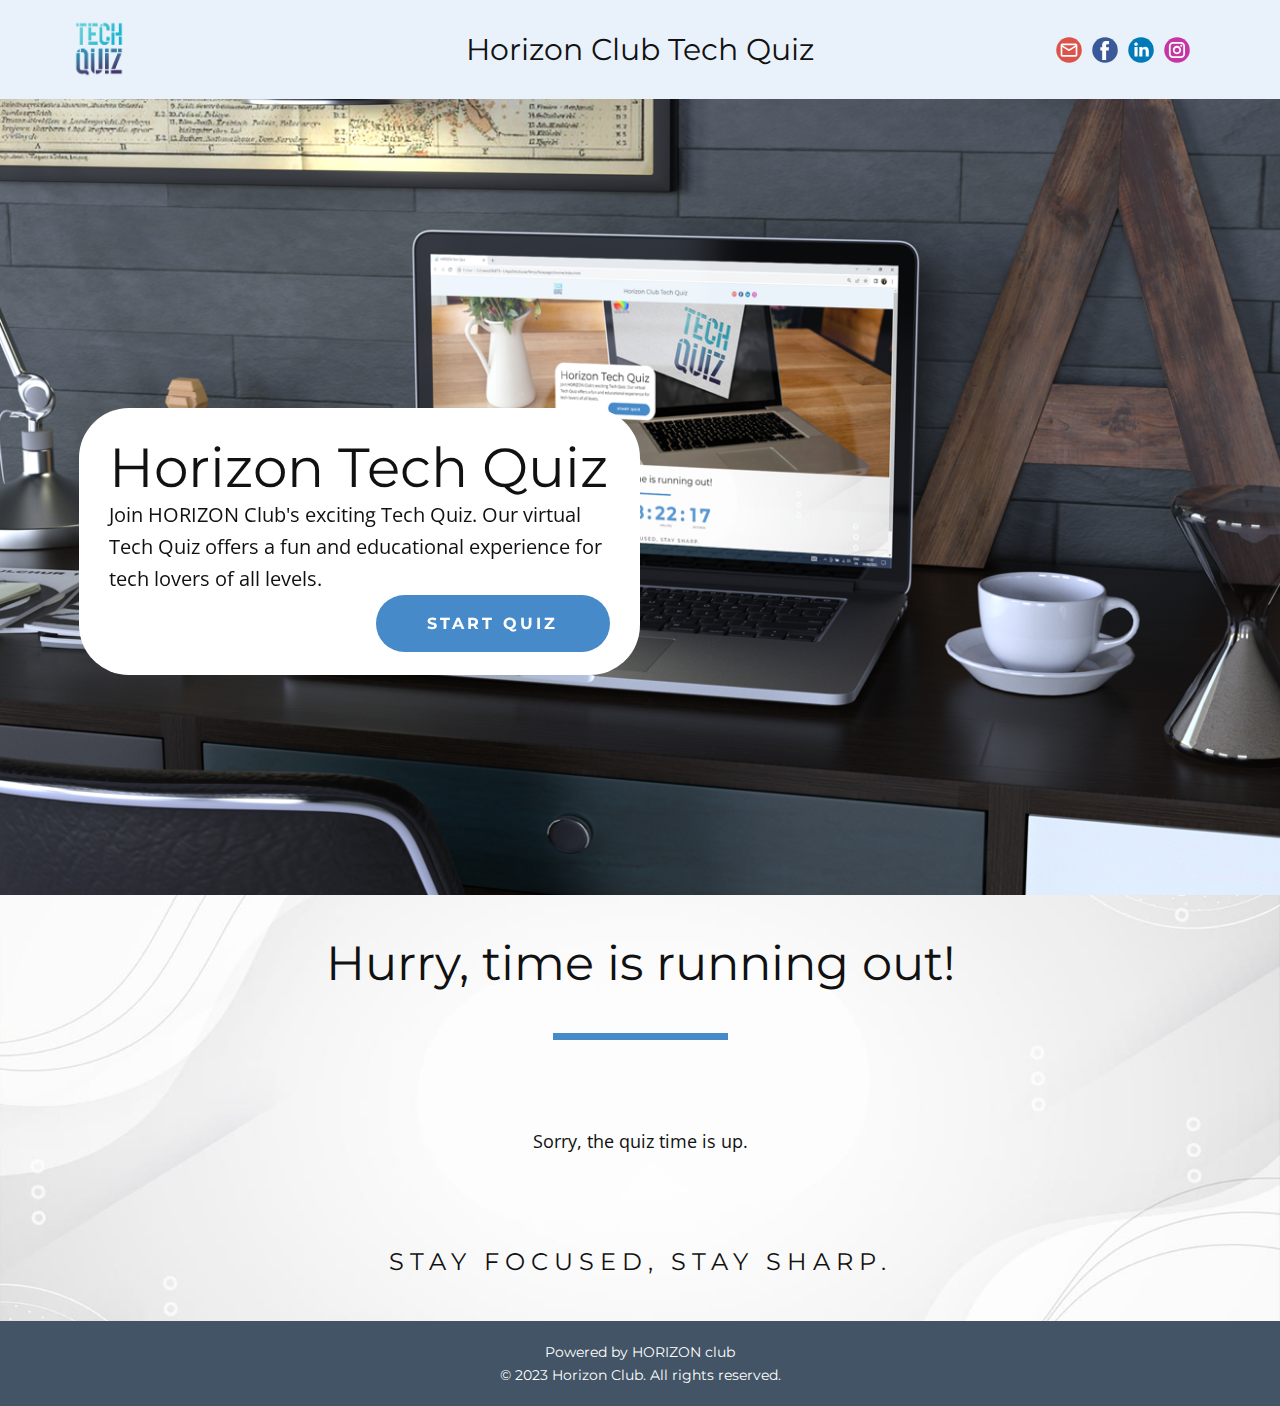
<file: index.html>
<!DOCTYPE html>
<html style="font-size: 16px;" lang="en-DZ"><head>
    <meta name="viewport" content="width=device-width, initial-scale=1.0">
    <meta charset="utf-8">
    <meta name="keywords" content="Tech Quiz
Online Tech Quiz
Technology Quiz
Virtual Tech Quiz
Tech Trivia Event
HORIZON Club Tech Quiz
Tech Quiz Competition
Tech Knowledge Quiz
Tech Challenge
Tech Enthusiast Quiz
IT Quiz
Computer Science Trivia
Digital Quiz Event
Online Technology Trivia
HORIZON Tech Quiz Contest
IT Knowledge Challenge
Virtual Technology Quiz
Web-based Tech Quiz
Tech Brain Teasers
Tech Quiz for Beginners">
    <meta name="description" content="Join HORIZON Club's exciting Tech Quiz - the ultimate online event to test your technology knowledge! Challenge yourself with intriguing tech trivia questions and compete with fellow tech enthusiasts. Our virtual Tech Quiz offers a fun and educational experience for tech lovers of all levels. Get ready to showcase your IT prowess and win exciting prizes. Don't miss out on this opportunity to geek out and learn with us!">
    <title>HORIZON Tech Quiz</title>
    <link rel="stylesheet" href="nicepage.css" media="screen">
<link rel="stylesheet" href="HORIZON-Tech-Quiz.css" media="screen">
    <script class="u-script" type="text/javascript" src="jquery.js" defer=""></script>
    <script class="u-script" type="text/javascript" src="nicepage.js" defer=""></script>
    <meta name="generator" content="Nicepage 5.16.3, nicepage.com">
    <meta property="og:title" content="HORIZON Tech Quiz">
    <meta property="og:description" content="Join HORIZON Club's exciting Tech Quiz - the ultimate online event to test your technology knowledge! Challenge yourself with intriguing tech trivia questions and compete with fellow tech enthusiasts. Our virtual Tech Quiz offers a fun and educational experience for tech lovers of all levels. Get ready to showcase your IT prowess and win exciting prizes. Don't miss out on this opportunity to geek out and learn with us!">
    <meta property="og:image" content="images/Capture.PNG">
    <link rel="icon" href="images/favicon1.png">
    <link id="u-theme-google-font" rel="stylesheet" href="https://fonts.googleapis.com/css?family=Roboto:100,100i,300,300i,400,400i,500,500i,700,700i,900,900i|Open+Sans:300,300i,400,400i,500,500i,600,600i,700,700i,800,800i">
    <link id="u-page-google-font" rel="stylesheet" href="https://fonts.googleapis.com/css?family=Montserrat:100,100i,200,200i,300,300i,400,400i,500,500i,600,600i,700,700i,800,800i,900,900i">
    
    
    
    
    <script type="application/ld+json">{
		"@context": "http://schema.org",
		"@type": "Organization",
		"name": "HORIZON Tech Quiz",
		"logo": "images/favicon1.png?rand=9c59",
		"sameAs": [
				"mailto:horizonclub31@gmail.com",
				"https://www.facebook.com/HorizonClub.page/",
				"https://www.linkedin.com/company/horizon-club-ensttic/",
				"https://www.instagram.com/horizon___club/"
		]
}</script>
    <meta name="theme-color" content="#478ac9">
    <meta property="og:type" content="website">
  <meta data-intl-tel-input-cdn-path="intlTelInput/"></head>
  <body data-home-page="HORIZON-Tech-Quiz.html" data-home-page-title="HORIZON Tech Quiz" class="u-body u-xl-mode" data-lang="en"><header class="u-align-center-sm u-align-center-xs u-clearfix u-header u-palette-1-light-3 u-sticky u-sticky-0327 u-header" id="sec-7835"><div class="u-clearfix u-sheet u-sheet-1">
        <a href="HORIZON-Tech-Quiz.html" class="u-hover-feature u-image u-logo u-image-1" data-image-width="1000" data-image-height="1000" title="HORIZON Tech Quiz">
          <img src="images/favicon1.png?rand=9c59" class="u-logo-image u-logo-image-1">
        </a>
        <p class="u-custom-font u-font-montserrat u-text u-text-default u-text-1">Horizon Club Tech Quiz</p>
        <div class="u-hover-feature u-social-icons u-spacing-10 u-social-icons-1">
          <a class="u-social-url" target="_blank" data-type="Email" title="Email" href="mailto:horizonclub31@gmail.com"><span class="u-icon u-social-email u-social-icon u-icon-1"><svg class="u-svg-link" preserveAspectRatio="xMidYMin slice" viewBox="0 0 112 112" style=""><use xmlns:xlink="http://www.w3.org/1999/xlink" xlink:href="#svg-3a58"></use></svg><svg class="u-svg-content" viewBox="0 0 112 112" x="0" y="0" id="svg-3a58"><circle fill="currentColor" cx="56.1" cy="56.1" r="55"></circle><path id="path3864" fill="#FFFFFF" d="M27.2,28h57.6c4,0,7.2,3.2,7.2,7.2l0,0v42.7c0,3.9-3.2,7.2-7.2,7.2l0,0H27.2
	c-4,0-7.2-3.2-7.2-7.2V35.2C20,31.1,23.2,28,27.2,28 M56,52.9l28.8-17.8H27.2L56,52.9 M27.2,77.7h57.6V43.5L56,61.3L27.2,43.5V77.7z
	"></path></svg></span>
          </a>
          <a class="u-social-url" target="_blank" data-type="Facebook" title="Facebook" href="https://www.facebook.com/HorizonClub.page/"><span class="u-icon u-social-facebook u-social-icon u-icon-2"><svg class="u-svg-link" preserveAspectRatio="xMidYMin slice" viewBox="0 0 112 112" style=""><use xmlns:xlink="http://www.w3.org/1999/xlink" xlink:href="#svg-f1bc"></use></svg><svg class="u-svg-content" viewBox="0 0 112 112" x="0" y="0" id="svg-f1bc"><circle fill="currentColor" cx="56.1" cy="56.1" r="55"></circle><path fill="#FFFFFF" d="M73.5,31.6h-9.1c-1.4,0-3.6,0.8-3.6,3.9v8.5h12.6L72,58.3H60.8v40.8H43.9V58.3h-8V43.9h8v-9.2
      c0-6.7,3.1-17,17-17h12.5v13.9H73.5z"></path></svg></span>
          </a>
          <a class="u-social-url" target="_blank" data-type="LinkedIn" title="LinkedIn" href="https://www.linkedin.com/company/horizon-club-ensttic/"><span class="u-icon u-social-icon u-social-linkedin u-icon-3"><svg class="u-svg-link" preserveAspectRatio="xMidYMin slice" viewBox="0 0 112 112" style=""><use xmlns:xlink="http://www.w3.org/1999/xlink" xlink:href="#svg-5429"></use></svg><svg class="u-svg-content" viewBox="0 0 112 112" x="0" y="0" id="svg-5429"><circle fill="currentColor" cx="56.1" cy="56.1" r="55"></circle><path fill="#FFFFFF" d="M41.3,83.7H27.9V43.4h13.4V83.7z M34.6,37.9L34.6,37.9c-4.6,0-7.5-3.1-7.5-7c0-4,3-7,7.6-7s7.4,3,7.5,7
      C42.2,34.8,39.2,37.9,34.6,37.9z M89.6,83.7H76.2V62.2c0-5.4-1.9-9.1-6.8-9.1c-3.7,0-5.9,2.5-6.9,4.9c-0.4,0.9-0.4,2.1-0.4,3.3v22.5
      H48.7c0,0,0.2-36.5,0-40.3h13.4v5.7c1.8-2.7,5-6.7,12.1-6.7c8.8,0,15.4,5.8,15.4,18.1V83.7z"></path></svg></span>
          </a>
          <a class="u-social-url" target="_blank" data-type="Instagram" title="Instagram" href="https://www.instagram.com/horizon___club/"><span class="u-icon u-social-icon u-social-instagram u-icon-4"><svg class="u-svg-link" preserveAspectRatio="xMidYMin slice" viewBox="0 0 112 112" style=""><use xmlns:xlink="http://www.w3.org/1999/xlink" xlink:href="#svg-f501"></use></svg><svg class="u-svg-content" viewBox="0 0 112 112" x="0" y="0" id="svg-f501"><circle fill="currentColor" cx="56.1" cy="56.1" r="55"></circle><path fill="#FFFFFF" d="M55.9,38.2c-9.9,0-17.9,8-17.9,17.9C38,66,46,74,55.9,74c9.9,0,17.9-8,17.9-17.9C73.8,46.2,65.8,38.2,55.9,38.2
      z M55.9,66.4c-5.7,0-10.3-4.6-10.3-10.3c-0.1-5.7,4.6-10.3,10.3-10.3c5.7,0,10.3,4.6,10.3,10.3C66.2,61.8,61.6,66.4,55.9,66.4z"></path><path fill="#FFFFFF" d="M74.3,33.5c-2.3,0-4.2,1.9-4.2,4.2s1.9,4.2,4.2,4.2s4.2-1.9,4.2-4.2S76.6,33.5,74.3,33.5z"></path><path fill="#FFFFFF" d="M73.1,21.3H38.6c-9.7,0-17.5,7.9-17.5,17.5v34.5c0,9.7,7.9,17.6,17.5,17.6h34.5c9.7,0,17.5-7.9,17.5-17.5V38.8
      C90.6,29.1,82.7,21.3,73.1,21.3z M83,73.3c0,5.5-4.5,9.9-9.9,9.9H38.6c-5.5,0-9.9-4.5-9.9-9.9V38.8c0-5.5,4.5-9.9,9.9-9.9h34.5
      c5.5,0,9.9,4.5,9.9,9.9V73.3z"></path></svg></span>
          </a>
        </div>
      </div></header>
    <section class="u-clearfix u-image u-section-1" id="carousel_68c8" data-image-width="1316" data-image-height="987">
      <div class="u-clearfix u-sheet u-sheet-1">
        <div class="u-align-center-md u-align-center-sm u-align-center-xs u-container-style u-group u-radius-50 u-shape-round u-white u-group-1" data-animation-name="customAnimationIn" data-animation-duration="1000" data-animation-delay="0">
          <div class="u-container-layout u-container-layout-1">
            <h2 class="u-align-center-xs u-align-left-lg u-align-left-xl u-custom-font u-font-montserrat u-text u-text-1">Horizon Tech Quiz</h2>
            <p class="u-align-center-md u-align-center-sm u-align-center-xs u-align-left-lg u-align-left-xl u-text u-text-2"> Join HORIZON Club's exciting Tech Quiz. Our virtual Tech Quiz offers a fun and educational experience for tech lovers of all levels.</p>
            <a href="Main-Quiz.html" class="u-active-grey-70 u-align-center-md u-align-center-sm u-align-center-xs u-align-left-lg u-align-left-xl u-border-none u-btn u-btn-round u-button-style u-custom-font u-font-montserrat u-hover-grey-70 u-palette-1-base u-radius-50 u-btn-1">Start Quiz</a>
          </div>
        </div>
      </div>
    </section>
    <section class="u-align-center u-clearfix u-image u-section-2" id="carousel_a220" data-image-width="1618" data-image-height="1080">
      <div class="u-clearfix u-sheet u-valign-middle-lg u-valign-middle-xs u-sheet-1">
        <h3 class="u-align-center u-custom-font u-font-montserrat u-text u-text-1"> Hurry, time is running out!</h3>
        <div class="u-border-7 u-border-palette-1-base u-line u-line-horizontal u-line-1"></div>
        <div class="u-align-center u-countdown u-countdown-1" data-timer-id="c2f8" data-type="to-date" data-target-date="Thu, 31 Aug 2023 22:59:40 GMT" data-for="everyone" data-direction="down" data-time-left="750m" data-target-number="100" data-start-time="Thu, 24 Aug 2023 16:26:38 GMT" data-frequency="1s" data-after-count="message" data-redirect-url="https://" data-count-animation="slide">
          <div class="u-countdown-wrapper u-spacing-30">
            <div class="u-countdown-item u-countdown-years u-hidden u-spacing-5">
              <div class="u-countdown-counter u-custom-font u-font-montserrat u-countdown-counter-1"><div class="u-countdown-number u-text-palette-1-base">0</div><div class="u-countdown-number u-hidden u-text-palette-1-base">0</div></div>
              <div class="u-countdown-label u-custom-font u-font-montserrat u-countdown-label-1">Years</div>
            </div>
            <div class="u-countdown-separator u-custom-font u-font-montserrat u-hidden u-text-palette-1-base u-countdown-separator-1">:</div>
            <div class="u-countdown-days u-countdown-item u-spacing-5">
              <div class="u-countdown-counter u-custom-font u-font-montserrat u-countdown-counter-2"><div class="u-countdown-number u-text-palette-1-base">3</div><div class="u-countdown-number u-hidden u-text-palette-1-base">6</div><div class="u-countdown-number u-hidden u-text-palette-1-base">0</div></div>
              <div class="u-countdown-label u-custom-font u-font-montserrat u-countdown-label-2">Days</div>
            </div>
            <div class="u-countdown-separator u-custom-font u-font-montserrat u-text-palette-1-base u-countdown-separator-2">:</div>
            <div class="u-countdown-hours u-countdown-item u-spacing-5">
              <div class="u-countdown-counter u-custom-font u-font-montserrat u-countdown-counter-3"><div class="u-countdown-number u-text-palette-1-base">0</div><div class="u-countdown-number u-text-palette-1-base">3</div></div>
              <div class="u-countdown-label u-custom-font u-font-montserrat u-countdown-label-3">Hours</div>
            </div>
            <div class="u-countdown-separator u-custom-font u-font-montserrat u-text-palette-1-base u-countdown-separator-3">:</div>
            <div class="u-countdown-item u-countdown-minutes u-spacing-5">
              <div class="u-countdown-counter u-custom-font u-font-montserrat u-countdown-counter-4"><div class="u-countdown-number u-text-palette-1-base">0</div><div class="u-countdown-number u-text-palette-1-base">1</div></div>
              <div class="u-countdown-label u-custom-font u-font-montserrat u-countdown-label-4">Minutes</div>
            </div>
            <div class="u-countdown-separator u-custom-font u-font-montserrat u-text-palette-1-base u-countdown-separator-4">:</div>
            <div class="u-countdown-item u-countdown-seconds u-spacing-5">
              <div class="u-countdown-counter u-custom-font u-font-montserrat u-countdown-counter-5"><div class="u-countdown-number u-text-palette-1-base">1</div><div class="u-countdown-number u-text-palette-1-base">6</div></div>
              <div class="u-countdown-label u-custom-font u-font-montserrat u-countdown-label-5">Seconds</div>
            </div>
            <div class="u-countdown-separator u-custom-font u-font-montserrat u-hidden u-text-palette-1-base u-countdown-separator-5">:</div>
            <div class="u-countdown-item u-countdown-numbers u-hidden u-spacing-5">
              <div class="u-countdown-counter u-custom-font u-font-montserrat u-countdown-counter-6"><div class="u-countdown-number u-text-palette-1-base">0</div><div class="u-countdown-number u-text-palette-2-base">1</div><div class="u-countdown-number u-text-palette-2-base">0</div><div class="u-countdown-number u-text-palette-1-base">0</div></div>
              <div class="u-countdown-label u-custom-font u-font-montserrat u-countdown-label-6">Items</div>
            </div>
          </div>
          <div class="u-countdown-message u-hidden">
            <p>Sorry, the quiz time is up.</p>
          </div>
        </div>
        <p class="u-align-center u-custom-font u-font-montserrat u-text u-text-default-lg u-text-default-md u-text-default-sm u-text-default-xl u-text-2"> Stay focused, stay sharp.</p>
      </div>
    </section>
    
    
    
    <footer class="u-align-center u-clearfix u-footer u-palette-1-dark-2 u-footer" id="sec-8a27"><div class="u-clearfix u-sheet u-sheet-1">
        <p class="u-custom-font u-font-montserrat u-small-text u-text u-text-variant u-text-1">Powered by HORIZON club<br>© 2023 Horizon Club. All rights reserved.<br>
        </p>
      </div></footer>
  
</body></html>
</file>
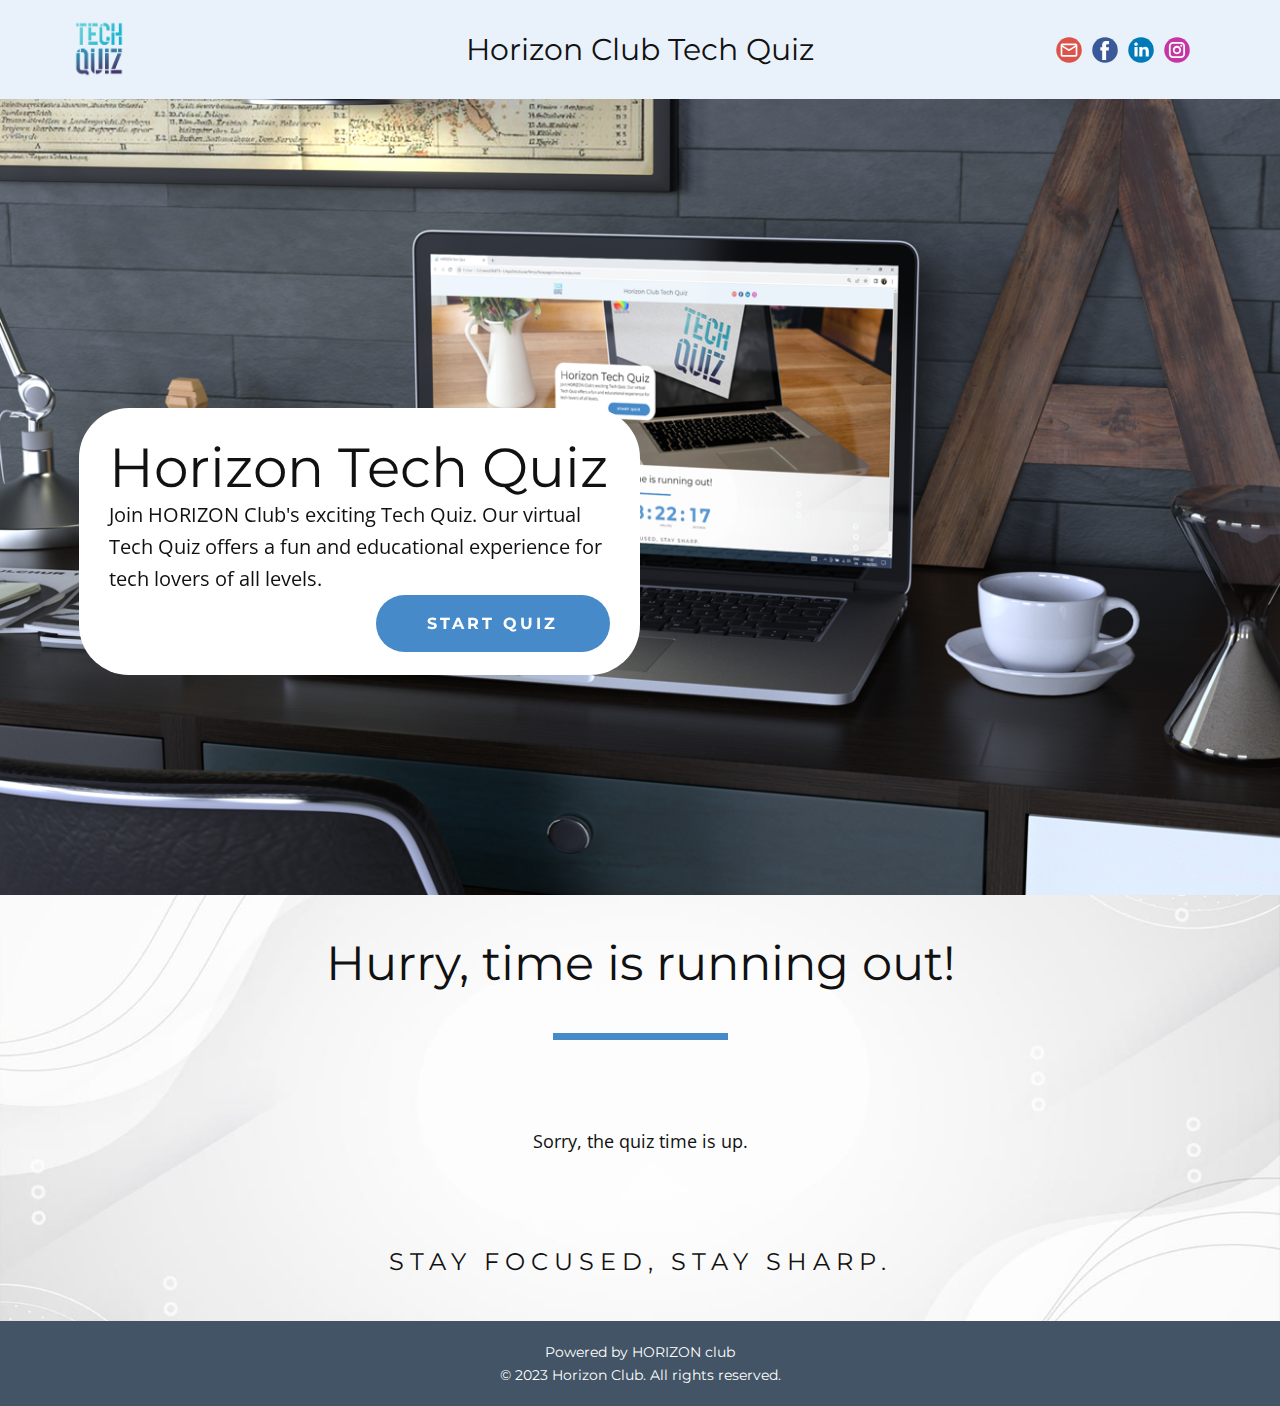
<file: HORIZON-Tech-Quiz.html>
<!DOCTYPE html>
<html style="font-size: 16px;" lang="en-DZ"><head>
    <meta name="viewport" content="width=device-width, initial-scale=1.0">
    <meta charset="utf-8">
    <meta name="keywords" content="Tech Quiz
Online Tech Quiz
Technology Quiz
Virtual Tech Quiz
Tech Trivia Event
HORIZON Club Tech Quiz
Tech Quiz Competition
Tech Knowledge Quiz
Tech Challenge
Tech Enthusiast Quiz
IT Quiz
Computer Science Trivia
Digital Quiz Event
Online Technology Trivia
HORIZON Tech Quiz Contest
IT Knowledge Challenge
Virtual Technology Quiz
Web-based Tech Quiz
Tech Brain Teasers
Tech Quiz for Beginners">
    <meta name="description" content="Join HORIZON Club's exciting Tech Quiz - the ultimate online event to test your technology knowledge! Challenge yourself with intriguing tech trivia questions and compete with fellow tech enthusiasts. Our virtual Tech Quiz offers a fun and educational experience for tech lovers of all levels. Get ready to showcase your IT prowess and win exciting prizes. Don't miss out on this opportunity to geek out and learn with us!">
    <title>HORIZON Tech Quiz</title>
    <link rel="stylesheet" href="nicepage.css" media="screen">
<link rel="stylesheet" href="HORIZON-Tech-Quiz.css" media="screen">
    <script class="u-script" type="text/javascript" src="jquery.js" defer=""></script>
    <script class="u-script" type="text/javascript" src="nicepage.js" defer=""></script>
    <meta name="generator" content="Nicepage 5.16.3, nicepage.com">
    <meta property="og:title" content="HORIZON Tech Quiz">
    <meta property="og:description" content="Join HORIZON Club's exciting Tech Quiz - the ultimate online event to test your technology knowledge! Challenge yourself with intriguing tech trivia questions and compete with fellow tech enthusiasts. Our virtual Tech Quiz offers a fun and educational experience for tech lovers of all levels. Get ready to showcase your IT prowess and win exciting prizes. Don't miss out on this opportunity to geek out and learn with us!">
    <meta property="og:image" content="images/Capture.PNG">
    <link rel="icon" href="images/favicon1.png">
    <link id="u-theme-google-font" rel="stylesheet" href="https://fonts.googleapis.com/css?family=Roboto:100,100i,300,300i,400,400i,500,500i,700,700i,900,900i|Open+Sans:300,300i,400,400i,500,500i,600,600i,700,700i,800,800i">
    <link id="u-page-google-font" rel="stylesheet" href="https://fonts.googleapis.com/css?family=Montserrat:100,100i,200,200i,300,300i,400,400i,500,500i,600,600i,700,700i,800,800i,900,900i">
    
    
    
    
    <script type="application/ld+json">{
		"@context": "http://schema.org",
		"@type": "Organization",
		"name": "HORIZON Tech Quiz",
		"logo": "images/favicon1.png?rand=9c59",
		"sameAs": [
				"mailto:horizonclub31@gmail.com",
				"https://www.facebook.com/HorizonClub.page/",
				"https://www.linkedin.com/company/horizon-club-ensttic/",
				"https://www.instagram.com/horizon___club/"
		]
}</script>
    <meta name="theme-color" content="#478ac9">
    <meta property="og:type" content="website">
  <meta data-intl-tel-input-cdn-path="intlTelInput/"></head>
  <body class="u-body u-xl-mode" data-lang="en"><header class="u-align-center-sm u-align-center-xs u-clearfix u-header u-palette-1-light-3 u-sticky u-sticky-0327 u-header" id="sec-7835"><div class="u-clearfix u-sheet u-sheet-1">
        <a href="HORIZON-Tech-Quiz.html" class="u-hover-feature u-image u-logo u-image-1" data-image-width="1000" data-image-height="1000" title="HORIZON Tech Quiz">
          <img src="images/favicon1.png?rand=9c59" class="u-logo-image u-logo-image-1">
        </a>
        <p class="u-custom-font u-font-montserrat u-text u-text-default u-text-1">Horizon Club Tech Quiz</p>
        <div class="u-hover-feature u-social-icons u-spacing-10 u-social-icons-1">
          <a class="u-social-url" target="_blank" data-type="Email" title="Email" href="mailto:horizonclub31@gmail.com"><span class="u-icon u-social-email u-social-icon u-icon-1"><svg class="u-svg-link" preserveAspectRatio="xMidYMin slice" viewBox="0 0 112 112" style=""><use xmlns:xlink="http://www.w3.org/1999/xlink" xlink:href="#svg-3a58"></use></svg><svg class="u-svg-content" viewBox="0 0 112 112" x="0" y="0" id="svg-3a58"><circle fill="currentColor" cx="56.1" cy="56.1" r="55"></circle><path id="path3864" fill="#FFFFFF" d="M27.2,28h57.6c4,0,7.2,3.2,7.2,7.2l0,0v42.7c0,3.9-3.2,7.2-7.2,7.2l0,0H27.2
	c-4,0-7.2-3.2-7.2-7.2V35.2C20,31.1,23.2,28,27.2,28 M56,52.9l28.8-17.8H27.2L56,52.9 M27.2,77.7h57.6V43.5L56,61.3L27.2,43.5V77.7z
	"></path></svg></span>
          </a>
          <a class="u-social-url" target="_blank" data-type="Facebook" title="Facebook" href="https://www.facebook.com/HorizonClub.page/"><span class="u-icon u-social-facebook u-social-icon u-icon-2"><svg class="u-svg-link" preserveAspectRatio="xMidYMin slice" viewBox="0 0 112 112" style=""><use xmlns:xlink="http://www.w3.org/1999/xlink" xlink:href="#svg-f1bc"></use></svg><svg class="u-svg-content" viewBox="0 0 112 112" x="0" y="0" id="svg-f1bc"><circle fill="currentColor" cx="56.1" cy="56.1" r="55"></circle><path fill="#FFFFFF" d="M73.5,31.6h-9.1c-1.4,0-3.6,0.8-3.6,3.9v8.5h12.6L72,58.3H60.8v40.8H43.9V58.3h-8V43.9h8v-9.2
      c0-6.7,3.1-17,17-17h12.5v13.9H73.5z"></path></svg></span>
          </a>
          <a class="u-social-url" target="_blank" data-type="LinkedIn" title="LinkedIn" href="https://www.linkedin.com/company/horizon-club-ensttic/"><span class="u-icon u-social-icon u-social-linkedin u-icon-3"><svg class="u-svg-link" preserveAspectRatio="xMidYMin slice" viewBox="0 0 112 112" style=""><use xmlns:xlink="http://www.w3.org/1999/xlink" xlink:href="#svg-5429"></use></svg><svg class="u-svg-content" viewBox="0 0 112 112" x="0" y="0" id="svg-5429"><circle fill="currentColor" cx="56.1" cy="56.1" r="55"></circle><path fill="#FFFFFF" d="M41.3,83.7H27.9V43.4h13.4V83.7z M34.6,37.9L34.6,37.9c-4.6,0-7.5-3.1-7.5-7c0-4,3-7,7.6-7s7.4,3,7.5,7
      C42.2,34.8,39.2,37.9,34.6,37.9z M89.6,83.7H76.2V62.2c0-5.4-1.9-9.1-6.8-9.1c-3.7,0-5.9,2.5-6.9,4.9c-0.4,0.9-0.4,2.1-0.4,3.3v22.5
      H48.7c0,0,0.2-36.5,0-40.3h13.4v5.7c1.8-2.7,5-6.7,12.1-6.7c8.8,0,15.4,5.8,15.4,18.1V83.7z"></path></svg></span>
          </a>
          <a class="u-social-url" target="_blank" data-type="Instagram" title="Instagram" href="https://www.instagram.com/horizon___club/"><span class="u-icon u-social-icon u-social-instagram u-icon-4"><svg class="u-svg-link" preserveAspectRatio="xMidYMin slice" viewBox="0 0 112 112" style=""><use xmlns:xlink="http://www.w3.org/1999/xlink" xlink:href="#svg-f501"></use></svg><svg class="u-svg-content" viewBox="0 0 112 112" x="0" y="0" id="svg-f501"><circle fill="currentColor" cx="56.1" cy="56.1" r="55"></circle><path fill="#FFFFFF" d="M55.9,38.2c-9.9,0-17.9,8-17.9,17.9C38,66,46,74,55.9,74c9.9,0,17.9-8,17.9-17.9C73.8,46.2,65.8,38.2,55.9,38.2
      z M55.9,66.4c-5.7,0-10.3-4.6-10.3-10.3c-0.1-5.7,4.6-10.3,10.3-10.3c5.7,0,10.3,4.6,10.3,10.3C66.2,61.8,61.6,66.4,55.9,66.4z"></path><path fill="#FFFFFF" d="M74.3,33.5c-2.3,0-4.2,1.9-4.2,4.2s1.9,4.2,4.2,4.2s4.2-1.9,4.2-4.2S76.6,33.5,74.3,33.5z"></path><path fill="#FFFFFF" d="M73.1,21.3H38.6c-9.7,0-17.5,7.9-17.5,17.5v34.5c0,9.7,7.9,17.6,17.5,17.6h34.5c9.7,0,17.5-7.9,17.5-17.5V38.8
      C90.6,29.1,82.7,21.3,73.1,21.3z M83,73.3c0,5.5-4.5,9.9-9.9,9.9H38.6c-5.5,0-9.9-4.5-9.9-9.9V38.8c0-5.5,4.5-9.9,9.9-9.9h34.5
      c5.5,0,9.9,4.5,9.9,9.9V73.3z"></path></svg></span>
          </a>
        </div>
      </div></header>
    <section class="u-clearfix u-image u-section-1" id="carousel_68c8" data-image-width="1316" data-image-height="987">
      <div class="u-clearfix u-sheet u-sheet-1">
        <div class="u-align-center-md u-align-center-sm u-align-center-xs u-container-style u-group u-radius-50 u-shape-round u-white u-group-1" data-animation-name="customAnimationIn" data-animation-duration="1000" data-animation-delay="0">
          <div class="u-container-layout u-container-layout-1">
            <h2 class="u-align-center-xs u-align-left-lg u-align-left-xl u-custom-font u-font-montserrat u-text u-text-1">Horizon Tech Quiz</h2>
            <p class="u-align-center-md u-align-center-sm u-align-center-xs u-align-left-lg u-align-left-xl u-text u-text-2"> Join HORIZON Club's exciting Tech Quiz. Our virtual Tech Quiz offers a fun and educational experience for tech lovers of all levels.</p>
            <a href="Main-Quiz.html" class="u-active-grey-70 u-align-center-md u-align-center-sm u-align-center-xs u-align-left-lg u-align-left-xl u-border-none u-btn u-btn-round u-button-style u-custom-font u-font-montserrat u-hover-grey-70 u-palette-1-base u-radius-50 u-btn-1">Start Quiz</a>
          </div>
        </div>
      </div>
    </section>
    <section class="u-align-center u-clearfix u-image u-section-2" id="carousel_a220" data-image-width="1618" data-image-height="1080">
      <div class="u-clearfix u-sheet u-valign-middle-lg u-valign-middle-xs u-sheet-1">
        <h3 class="u-align-center u-custom-font u-font-montserrat u-text u-text-1"> Hurry, time is running out!</h3>
        <div class="u-border-7 u-border-palette-1-base u-line u-line-horizontal u-line-1"></div>
        <div class="u-align-center u-countdown u-countdown-1" data-timer-id="c2f8" data-type="to-date" data-target-date="Thu, 31 Aug 2023 22:59:40 GMT" data-for="everyone" data-direction="down" data-time-left="750m" data-target-number="100" data-start-time="Thu, 24 Aug 2023 16:26:38 GMT" data-frequency="1s" data-after-count="message" data-redirect-url="https://" data-count-animation="slide">
          <div class="u-countdown-wrapper u-spacing-30">
            <div class="u-countdown-item u-countdown-years u-hidden u-spacing-5">
              <div class="u-countdown-counter u-custom-font u-font-montserrat u-countdown-counter-1"><div class="u-countdown-number u-text-palette-1-base">0</div><div class="u-countdown-number u-hidden u-text-palette-1-base">0</div></div>
              <div class="u-countdown-label u-custom-font u-font-montserrat u-countdown-label-1">Years</div>
            </div>
            <div class="u-countdown-separator u-custom-font u-font-montserrat u-hidden u-text-palette-1-base u-countdown-separator-1">:</div>
            <div class="u-countdown-days u-countdown-item u-spacing-5">
              <div class="u-countdown-counter u-custom-font u-font-montserrat u-countdown-counter-2"><div class="u-countdown-number u-text-palette-1-base">3</div><div class="u-countdown-number u-hidden u-text-palette-1-base">6</div><div class="u-countdown-number u-hidden u-text-palette-1-base">0</div></div>
              <div class="u-countdown-label u-custom-font u-font-montserrat u-countdown-label-2">Days</div>
            </div>
            <div class="u-countdown-separator u-custom-font u-font-montserrat u-text-palette-1-base u-countdown-separator-2">:</div>
            <div class="u-countdown-hours u-countdown-item u-spacing-5">
              <div class="u-countdown-counter u-custom-font u-font-montserrat u-countdown-counter-3"><div class="u-countdown-number u-text-palette-1-base">0</div><div class="u-countdown-number u-text-palette-1-base">3</div></div>
              <div class="u-countdown-label u-custom-font u-font-montserrat u-countdown-label-3">Hours</div>
            </div>
            <div class="u-countdown-separator u-custom-font u-font-montserrat u-text-palette-1-base u-countdown-separator-3">:</div>
            <div class="u-countdown-item u-countdown-minutes u-spacing-5">
              <div class="u-countdown-counter u-custom-font u-font-montserrat u-countdown-counter-4"><div class="u-countdown-number u-text-palette-1-base">0</div><div class="u-countdown-number u-text-palette-1-base">1</div></div>
              <div class="u-countdown-label u-custom-font u-font-montserrat u-countdown-label-4">Minutes</div>
            </div>
            <div class="u-countdown-separator u-custom-font u-font-montserrat u-text-palette-1-base u-countdown-separator-4">:</div>
            <div class="u-countdown-item u-countdown-seconds u-spacing-5">
              <div class="u-countdown-counter u-custom-font u-font-montserrat u-countdown-counter-5"><div class="u-countdown-number u-text-palette-1-base">1</div><div class="u-countdown-number u-text-palette-1-base">6</div></div>
              <div class="u-countdown-label u-custom-font u-font-montserrat u-countdown-label-5">Seconds</div>
            </div>
            <div class="u-countdown-separator u-custom-font u-font-montserrat u-hidden u-text-palette-1-base u-countdown-separator-5">:</div>
            <div class="u-countdown-item u-countdown-numbers u-hidden u-spacing-5">
              <div class="u-countdown-counter u-custom-font u-font-montserrat u-countdown-counter-6"><div class="u-countdown-number u-text-palette-1-base">0</div><div class="u-countdown-number u-text-palette-2-base">1</div><div class="u-countdown-number u-text-palette-2-base">0</div><div class="u-countdown-number u-text-palette-1-base">0</div></div>
              <div class="u-countdown-label u-custom-font u-font-montserrat u-countdown-label-6">Items</div>
            </div>
          </div>
          <div class="u-countdown-message u-hidden">
            <p>Sorry, the quiz time is up.</p>
          </div>
        </div>
        <p class="u-align-center u-custom-font u-font-montserrat u-text u-text-default-lg u-text-default-md u-text-default-sm u-text-default-xl u-text-2"> Stay focused, stay sharp.</p>
      </div>
    </section>
    
    
    
    <footer class="u-align-center u-clearfix u-footer u-palette-1-dark-2 u-footer" id="sec-8a27"><div class="u-clearfix u-sheet u-sheet-1">
        <p class="u-custom-font u-font-montserrat u-small-text u-text u-text-variant u-text-1">Powered by HORIZON club<br>© 2023 Horizon Club. All rights reserved.<br>
        </p>
      </div></footer>
  
</body></html>
</file>
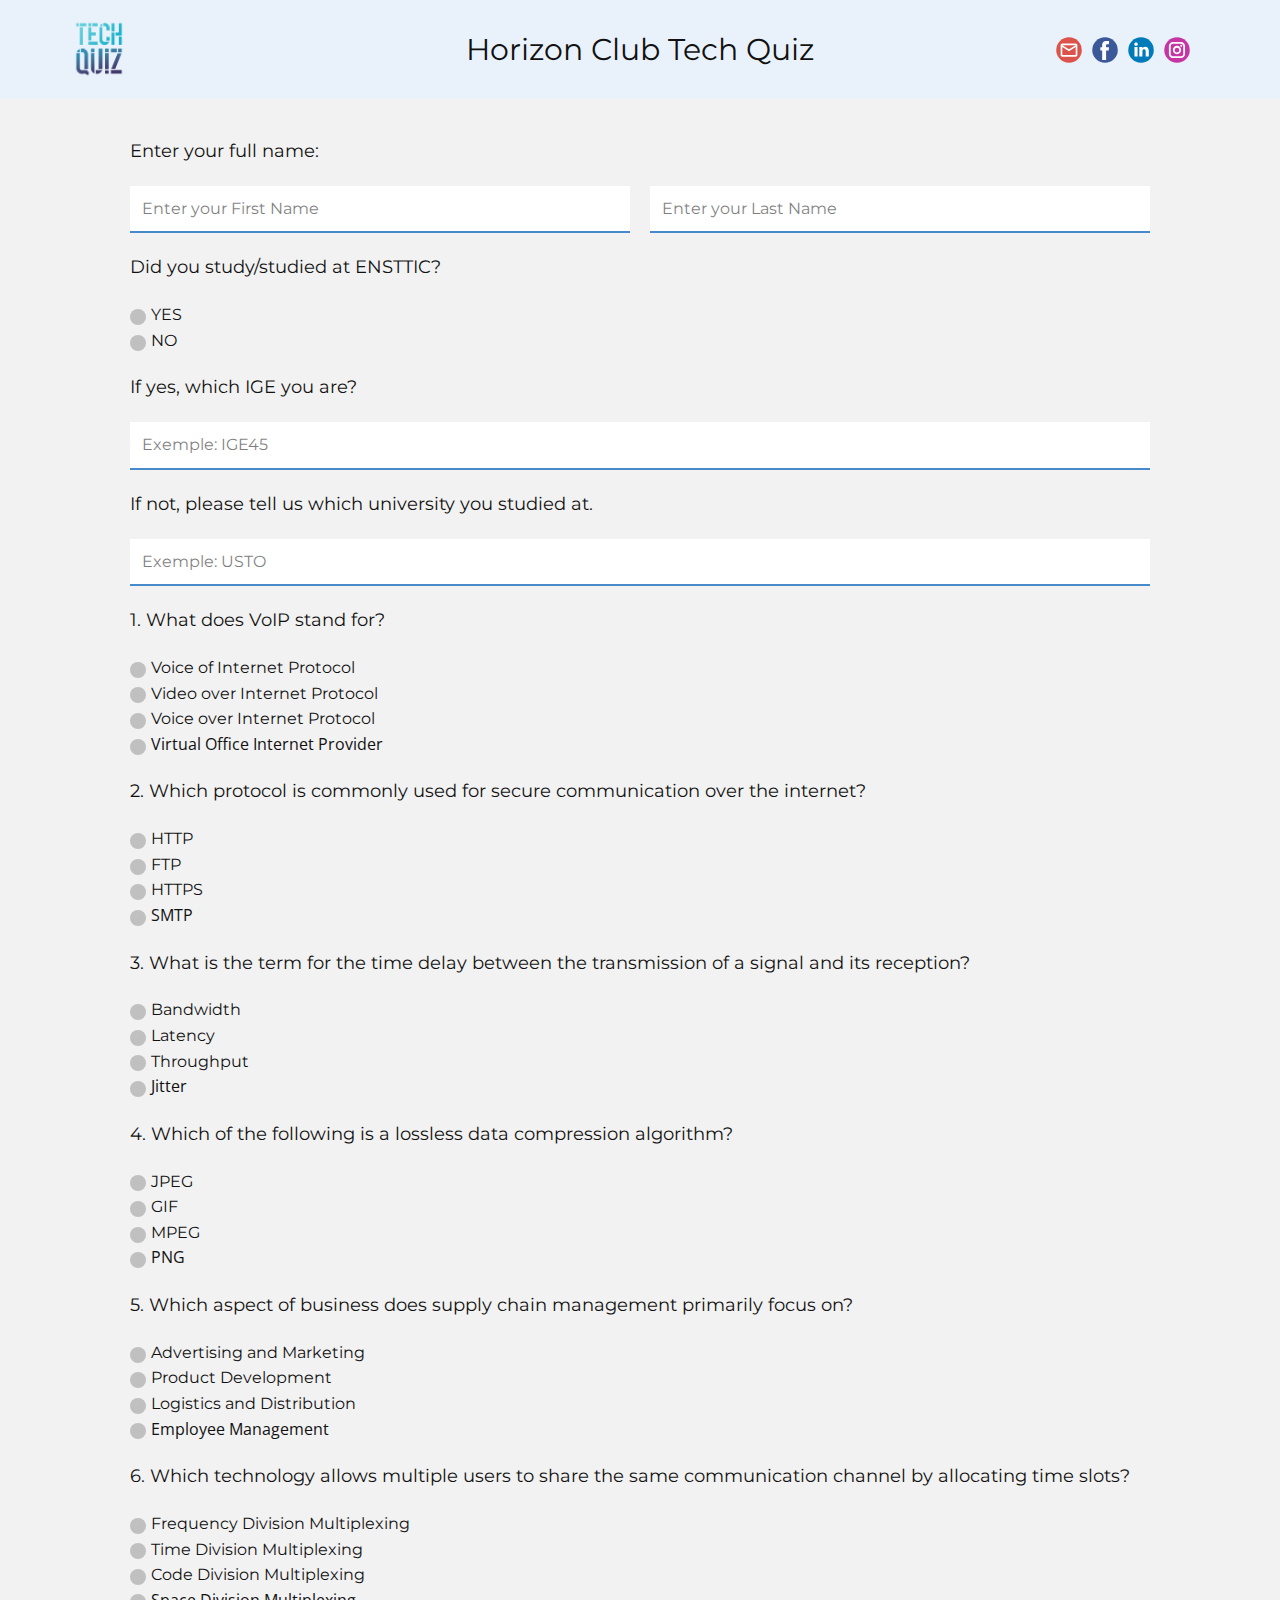
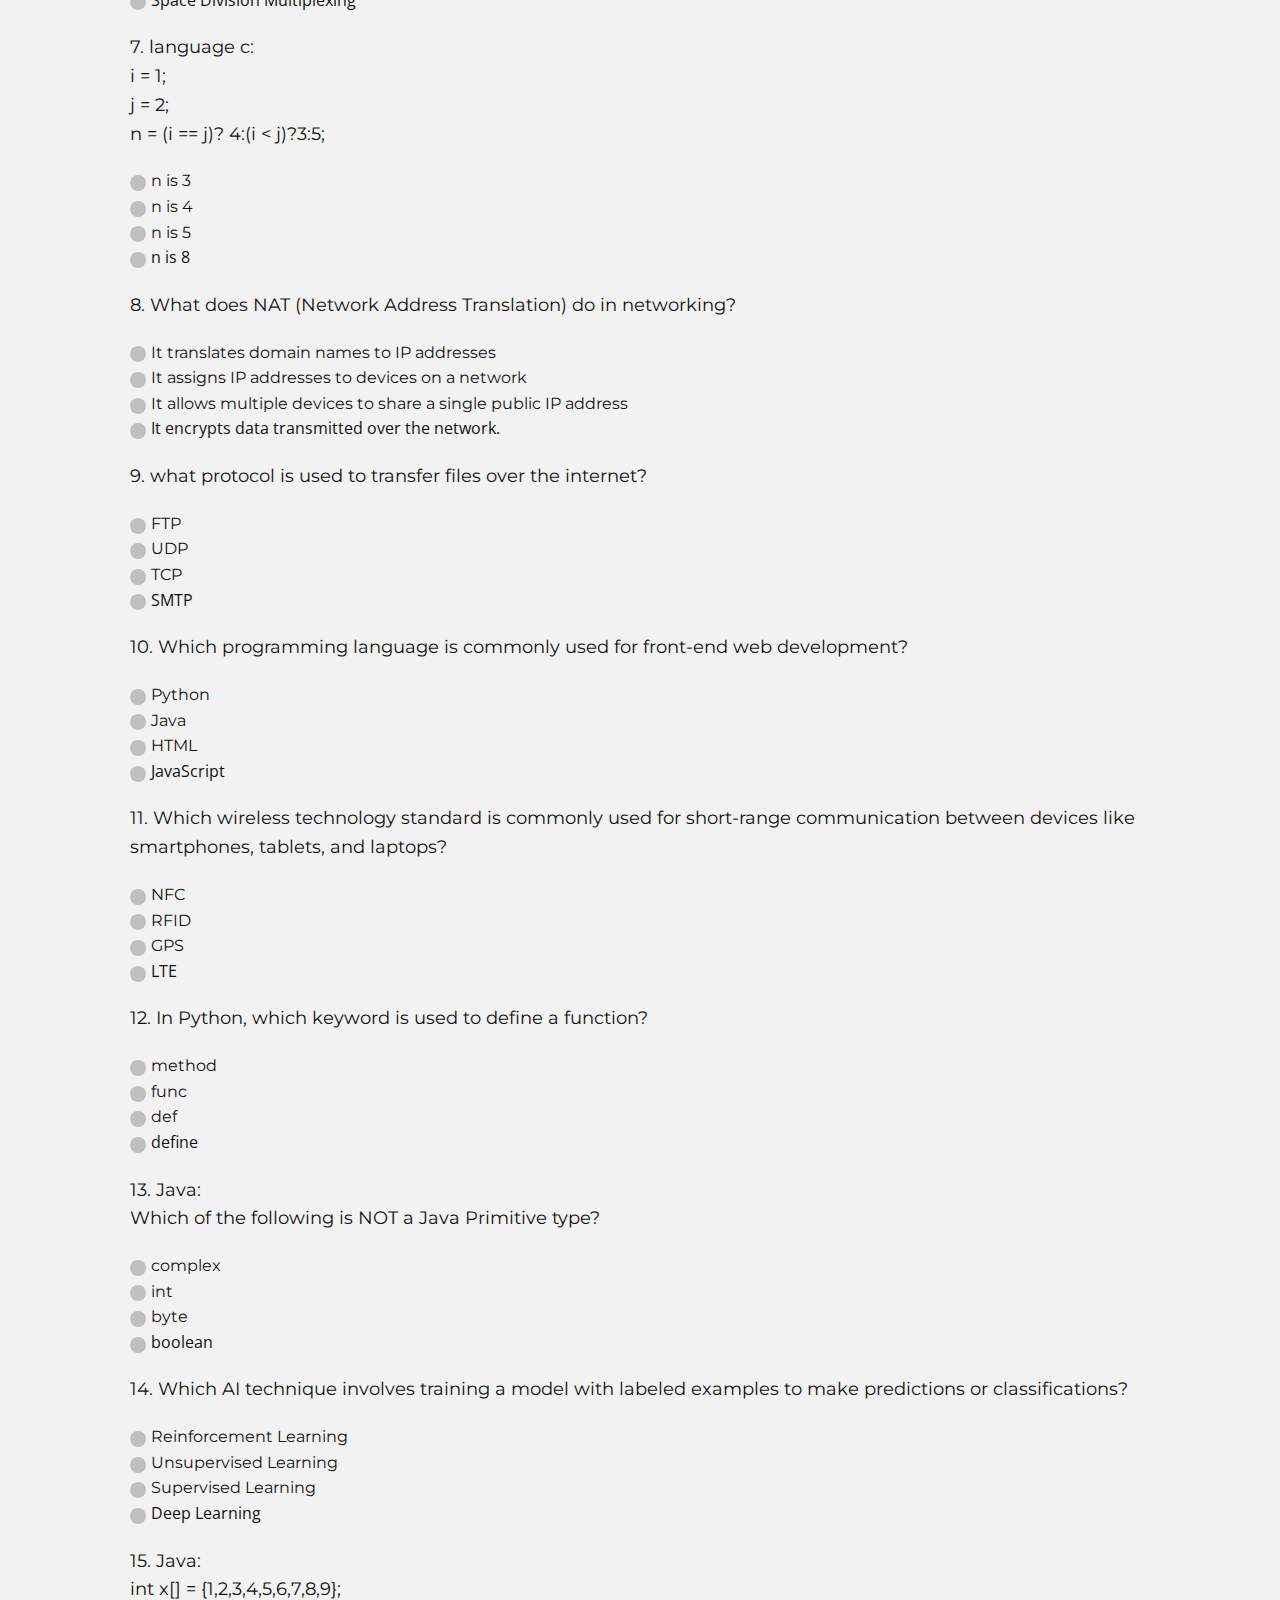
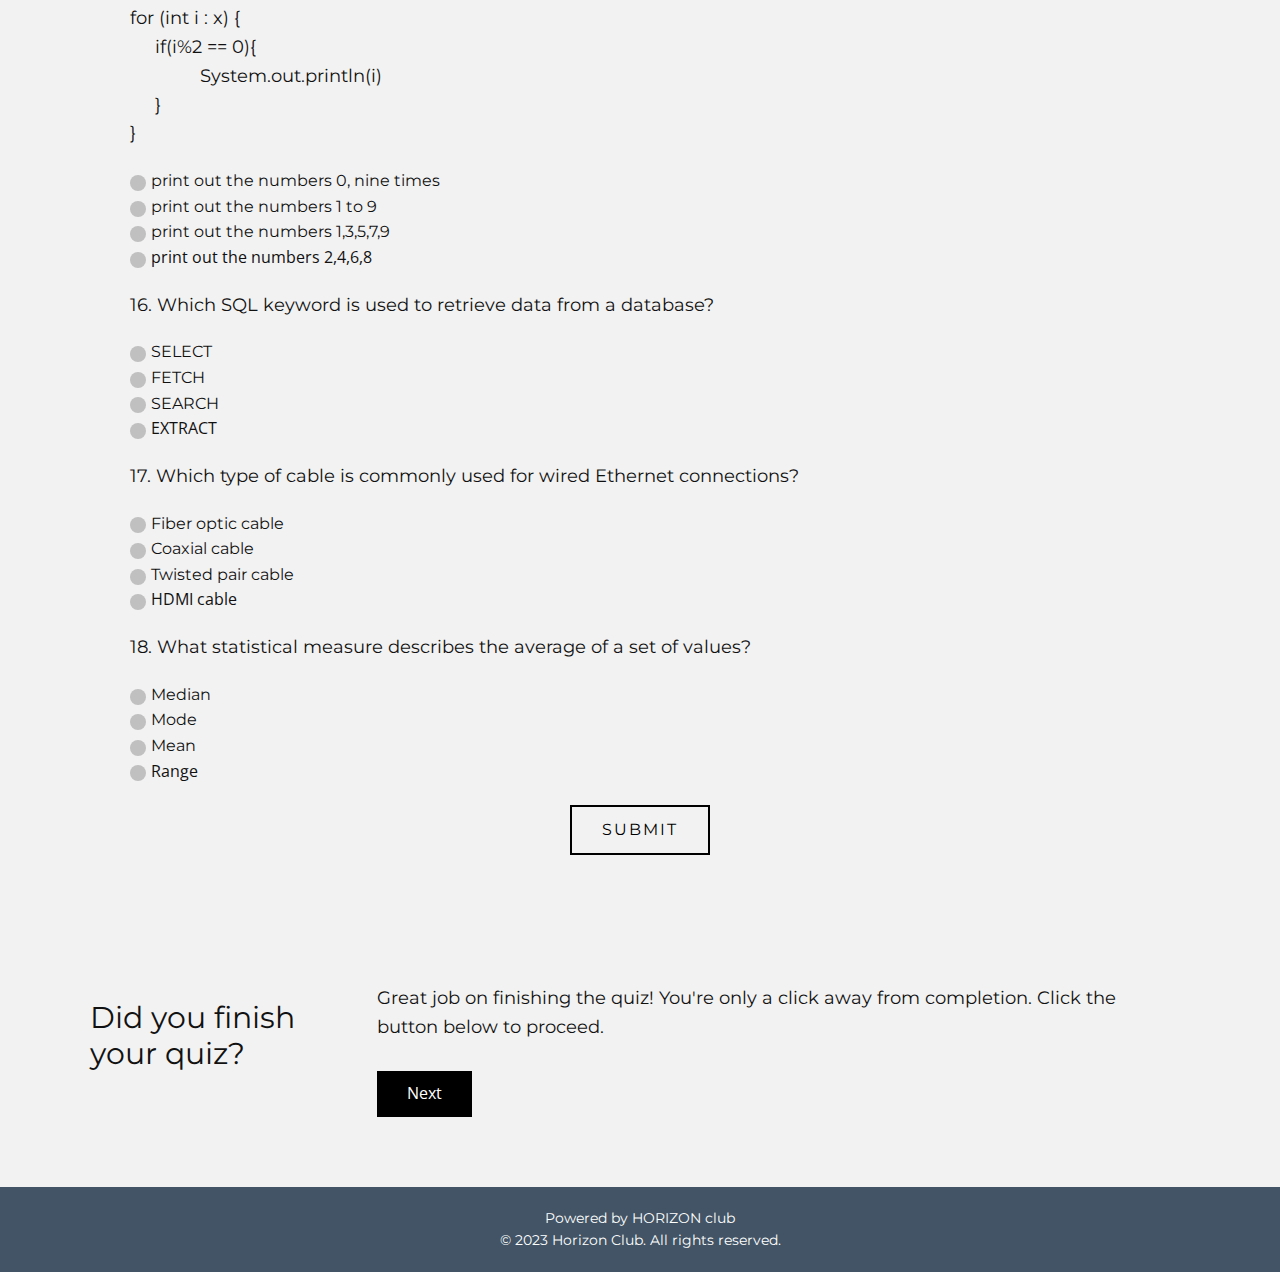
<file: Main-Quiz.html>
<!DOCTYPE html>
<html style="font-size: 16px;" lang="en-DZ"><head>
    <meta name="viewport" content="width=device-width, initial-scale=1.0">
    <meta charset="utf-8">
    <meta name="keywords" content="Tech Quiz
Online Tech Quiz
Technology Quiz
Virtual Tech Quiz
Tech Trivia Event
HORIZON Club Tech Quiz
Tech Quiz Competition
Tech Knowledge Quiz
Tech Challenge
Tech Enthusiast Quiz
IT Quiz
Computer Science Trivia
Digital Quiz Event
Online Technology Trivia
HORIZON Tech Quiz Contest
IT Knowledge Challenge
Virtual Technology Quiz
Web-based Tech Quiz
Tech Brain Teasers
Tech Quiz for Beginners">
    <meta name="description" content="Join HORIZON Club's exciting Tech Quiz - the ultimate online event to test your technology knowledge! Challenge yourself with intriguing tech trivia questions and compete with fellow tech enthusiasts. Our virtual Tech Quiz offers a fun and educational experience for tech lovers of all levels. Get ready to showcase your IT prowess and win exciting prizes. Don't miss out on this opportunity to geek out and learn with us!">
    <title>Main Quiz</title>
    <link rel="stylesheet" href="nicepage.css" media="screen">
<link rel="stylesheet" href="Main-Quiz.css" media="screen">
    <script class="u-script" type="text/javascript" src="jquery.js" defer=""></script>
    <script class="u-script" type="text/javascript" src="nicepage.js" defer=""></script>
    <meta name="generator" content="Nicepage 5.16.3, nicepage.com">
    <meta name="referrer" content="origin">
    <link rel="icon" href="images/favicon1.png">
    <link id="u-theme-google-font" rel="stylesheet" href="https://fonts.googleapis.com/css?family=Roboto:100,100i,300,300i,400,400i,500,500i,700,700i,900,900i|Open+Sans:300,300i,400,400i,500,500i,600,600i,700,700i,800,800i">
    <link id="u-page-google-font" rel="stylesheet" href="https://fonts.googleapis.com/css?family=Montserrat:100,100i,200,200i,300,300i,400,400i,500,500i,600,600i,700,700i,800,800i,900,900i">
    
    
    
    
    <script type="application/ld+json">{
		"@context": "http://schema.org",
		"@type": "Organization",
		"name": "HORIZON Tech Quiz",
		"logo": "images/favicon1.png?rand=9c59",
		"sameAs": [
				"mailto:horizonclub31@gmail.com",
				"https://www.facebook.com/HorizonClub.page/",
				"https://www.linkedin.com/company/horizon-club-ensttic/",
				"https://www.instagram.com/horizon___club/"
		]
}</script>
    <meta name="theme-color" content="#478ac9">
    <meta property="og:title" content="Main Quiz">
    <meta property="og:description" content="Join HORIZON Club's exciting Tech Quiz - the ultimate online event to test your technology knowledge! Challenge yourself with intriguing tech trivia questions and compete with fellow tech enthusiasts. Our virtual Tech Quiz offers a fun and educational experience for tech lovers of all levels. Get ready to showcase your IT prowess and win exciting prizes. Don't miss out on this opportunity to geek out and learn with us!">
    <meta property="og:type" content="website">
  <meta data-intl-tel-input-cdn-path="intlTelInput/"></head>
  <body class="u-body u-xl-mode" data-lang="en"><header class="u-align-center-sm u-align-center-xs u-clearfix u-header u-palette-1-light-3 u-sticky u-sticky-0327 u-header" id="sec-7835"><div class="u-clearfix u-sheet u-sheet-1">
        <a href="HORIZON-Tech-Quiz.html" class="u-hover-feature u-image u-logo u-image-1" data-image-width="1000" data-image-height="1000" title="HORIZON Tech Quiz">
          <img src="images/favicon1.png?rand=9c59" class="u-logo-image u-logo-image-1">
        </a>
        <p class="u-custom-font u-font-montserrat u-text u-text-default u-text-1">Horizon Club Tech Quiz</p>
        <div class="u-hover-feature u-social-icons u-spacing-10 u-social-icons-1">
          <a class="u-social-url" target="_blank" data-type="Email" title="Email" href="mailto:horizonclub31@gmail.com"><span class="u-icon u-social-email u-social-icon u-icon-1"><svg class="u-svg-link" preserveAspectRatio="xMidYMin slice" viewBox="0 0 112 112" style=""><use xmlns:xlink="http://www.w3.org/1999/xlink" xlink:href="#svg-3a58"></use></svg><svg class="u-svg-content" viewBox="0 0 112 112" x="0" y="0" id="svg-3a58"><circle fill="currentColor" cx="56.1" cy="56.1" r="55"></circle><path id="path3864" fill="#FFFFFF" d="M27.2,28h57.6c4,0,7.2,3.2,7.2,7.2l0,0v42.7c0,3.9-3.2,7.2-7.2,7.2l0,0H27.2
	c-4,0-7.2-3.2-7.2-7.2V35.2C20,31.1,23.2,28,27.2,28 M56,52.9l28.8-17.8H27.2L56,52.9 M27.2,77.7h57.6V43.5L56,61.3L27.2,43.5V77.7z
	"></path></svg></span>
          </a>
          <a class="u-social-url" target="_blank" data-type="Facebook" title="Facebook" href="https://www.facebook.com/HorizonClub.page/"><span class="u-icon u-social-facebook u-social-icon u-icon-2"><svg class="u-svg-link" preserveAspectRatio="xMidYMin slice" viewBox="0 0 112 112" style=""><use xmlns:xlink="http://www.w3.org/1999/xlink" xlink:href="#svg-f1bc"></use></svg><svg class="u-svg-content" viewBox="0 0 112 112" x="0" y="0" id="svg-f1bc"><circle fill="currentColor" cx="56.1" cy="56.1" r="55"></circle><path fill="#FFFFFF" d="M73.5,31.6h-9.1c-1.4,0-3.6,0.8-3.6,3.9v8.5h12.6L72,58.3H60.8v40.8H43.9V58.3h-8V43.9h8v-9.2
      c0-6.7,3.1-17,17-17h12.5v13.9H73.5z"></path></svg></span>
          </a>
          <a class="u-social-url" target="_blank" data-type="LinkedIn" title="LinkedIn" href="https://www.linkedin.com/company/horizon-club-ensttic/"><span class="u-icon u-social-icon u-social-linkedin u-icon-3"><svg class="u-svg-link" preserveAspectRatio="xMidYMin slice" viewBox="0 0 112 112" style=""><use xmlns:xlink="http://www.w3.org/1999/xlink" xlink:href="#svg-5429"></use></svg><svg class="u-svg-content" viewBox="0 0 112 112" x="0" y="0" id="svg-5429"><circle fill="currentColor" cx="56.1" cy="56.1" r="55"></circle><path fill="#FFFFFF" d="M41.3,83.7H27.9V43.4h13.4V83.7z M34.6,37.9L34.6,37.9c-4.6,0-7.5-3.1-7.5-7c0-4,3-7,7.6-7s7.4,3,7.5,7
      C42.2,34.8,39.2,37.9,34.6,37.9z M89.6,83.7H76.2V62.2c0-5.4-1.9-9.1-6.8-9.1c-3.7,0-5.9,2.5-6.9,4.9c-0.4,0.9-0.4,2.1-0.4,3.3v22.5
      H48.7c0,0,0.2-36.5,0-40.3h13.4v5.7c1.8-2.7,5-6.7,12.1-6.7c8.8,0,15.4,5.8,15.4,18.1V83.7z"></path></svg></span>
          </a>
          <a class="u-social-url" target="_blank" data-type="Instagram" title="Instagram" href="https://www.instagram.com/horizon___club/"><span class="u-icon u-social-icon u-social-instagram u-icon-4"><svg class="u-svg-link" preserveAspectRatio="xMidYMin slice" viewBox="0 0 112 112" style=""><use xmlns:xlink="http://www.w3.org/1999/xlink" xlink:href="#svg-f501"></use></svg><svg class="u-svg-content" viewBox="0 0 112 112" x="0" y="0" id="svg-f501"><circle fill="currentColor" cx="56.1" cy="56.1" r="55"></circle><path fill="#FFFFFF" d="M55.9,38.2c-9.9,0-17.9,8-17.9,17.9C38,66,46,74,55.9,74c9.9,0,17.9-8,17.9-17.9C73.8,46.2,65.8,38.2,55.9,38.2
      z M55.9,66.4c-5.7,0-10.3-4.6-10.3-10.3c-0.1-5.7,4.6-10.3,10.3-10.3c5.7,0,10.3,4.6,10.3,10.3C66.2,61.8,61.6,66.4,55.9,66.4z"></path><path fill="#FFFFFF" d="M74.3,33.5c-2.3,0-4.2,1.9-4.2,4.2s1.9,4.2,4.2,4.2s4.2-1.9,4.2-4.2S76.6,33.5,74.3,33.5z"></path><path fill="#FFFFFF" d="M73.1,21.3H38.6c-9.7,0-17.5,7.9-17.5,17.5v34.5c0,9.7,7.9,17.6,17.5,17.6h34.5c9.7,0,17.5-7.9,17.5-17.5V38.8
      C90.6,29.1,82.7,21.3,73.1,21.3z M83,73.3c0,5.5-4.5,9.9-9.9,9.9H38.6c-5.5,0-9.9-4.5-9.9-9.9V38.8c0-5.5,4.5-9.9,9.9-9.9h34.5
      c5.5,0,9.9,4.5,9.9,9.9V73.3z"></path></svg></span>
          </a>
        </div>
      </div></header>
    <section class="u-align-center u-clearfix u-grey-5 u-section-1" id="sec-ba29">
      <div class="u-clearfix u-sheet u-valign-middle u-sheet-1">
        <div class="u-align-center u-form u-form-1">
          <form action="https://forms.nicepagesrv.com/v2/form/process" class="u-clearfix u-form-spacing-20 u-form-vertical u-inner-form" style="padding: 10px" source="email" name="form">
            <p class="u-custom-font u-font-montserrat u-form-group u-form-text u-text u-text-1">Enter your full name:</p>
            <div class="u-form-group u-form-name u-form-partition-factor-2 u-label-none u-form-group-2">
              <label for="name-266b" class="u-label">First Name</label>
              <input type="text" placeholder="Enter your First Name" id="name-266b" name="first-name" class="u-border-2 u-border-no-left u-border-no-right u-border-no-top u-border-palette-1-base u-custom-font u-font-montserrat u-input u-input-rectangle u-input-1" required="">
            </div>
            <div class="u-form-group u-form-name u-form-partition-factor-2 u-label-none u-form-group-3">
              <label for="name-266b" class="u-label">Last Name</label>
              <input type="text" placeholder="Enter your Last Name" id="name-266b" name="last-name" class="u-border-2 u-border-no-left u-border-no-right u-border-no-top u-border-palette-1-base u-custom-font u-font-montserrat u-input u-input-rectangle u-input-2" required="">
            </div>
            <p class="u-custom-font u-font-montserrat u-form-group u-form-text u-text u-text-2"> Did you study/studied at ENSTTIC?</p>
            <div class="u-form-group u-form-radiobutton u-label-none u-form-group-5">
              <label class="u-label u-label-3">Radios</label>
              <div class="u-form-radio-button-wrapper">
                <div class="u-input-row">
                  <input id="field-f18b" type="radio" name="radiobutton" value="YES" class="u-field-input u-grey-25 u-radius-15" data-calc="YES" required="required">
                  <label class="u-custom-font u-field-label u-font-montserrat" for="field-f18b">YES</label>
                </div>
                <div class="u-input-row">
                  <input id="field-bbf5" type="radio" name="radiobutton" value="NO" class="u-field-input u-grey-25 u-radius-15" data-calc="NO" required="required">
                  <label class="u-custom-font u-field-label u-font-montserrat" for="field-bbf5">NO</label>
                </div>
              </div>
            </div>
            <p class="u-custom-font u-font-montserrat u-form-group u-form-text u-text u-text-3">If yes, which IGE you are?</p>
            <div class="u-form-group u-label-none u-form-group-7">
              <label for="text-a8b9" class="u-label">Input</label>
              <input type="text" placeholder="Exemple: IGE45" id="text-a8b9" name="IGE" class="u-border-2 u-border-no-left u-border-no-right u-border-no-top u-border-palette-1-base u-custom-font u-font-montserrat u-input u-input-rectangle u-input-3">
            </div>
            <p class="u-custom-font u-font-montserrat u-form-group u-form-text u-text u-text-4"> If not, please tell us which university you studied at.</p>
            <div class="u-form-group u-label-none u-form-group-9">
              <label for="text-d765" class="u-label">Input</label>
              <input type="text" id="text-d765" name="UNIV" class="u-border-2 u-border-no-left u-border-no-right u-border-no-top u-border-palette-1-base u-custom-font u-font-montserrat u-input u-input-rectangle u-input-4" placeholder="Exemple: USTO">
            </div>
            <p class="u-custom-font u-font-montserrat u-form-group u-form-text u-text u-text-5"> 1.&nbsp;What does VoIP stand for?</p>
            <div class="u-form-group u-form-radiobutton u-label-none u-form-group-11">
              <label class="u-label u-label-6">Radios</label>
              <div class="u-form-radio-button-wrapper">
                <div class="u-input-row">
                  <input id="field-a0c6" type="radio" name="radiobutton-1" value="false" class="u-field-input u-grey-25 u-radius-15" data-calc="false" required="required">
                  <label class="u-custom-font u-field-label u-font-montserrat" for="field-a0c6">Voice of Internet Protocol</label>
                </div>
                <div class="u-input-row">
                  <input id="field-b929" type="radio" name="radiobutton-1" value="false" class="u-field-input u-grey-25 u-radius-15" data-calc="false" required="required">
                  <label class="u-custom-font u-field-label u-font-montserrat" for="field-b929">Video over Internet Protocol</label>
                </div>
                <div class="u-input-row">
                  <input id="field-5d07" type="radio" name="radiobutton-1" value="true" class="u-field-input u-grey-25 u-radius-15" data-calc="true" required="required">
                  <label class="u-custom-font u-field-label u-font-montserrat" for="field-5d07">Voice over Internet Protocol</label>
                </div>
                <div class="u-input-row">
                  <input id="field-8ee7" type="radio" name="radiobutton-1" value="false" class="u-field-input u-grey-25 u-radius-15" data-calc="false" required="required">
                  <label class="u-field-label" for="field-8ee7">Virtual Office Internet Provider</label>
                </div>
              </div>
            </div>
            <p class="u-custom-font u-font-montserrat u-form-group u-form-text u-text u-text-6">2.&nbsp;Which protocol is commonly used for secure communication over the internet?</p>
            <div class="u-form-group u-form-radiobutton u-label-none u-form-group-13">
              <label class="u-label u-label-7">Radios</label>
              <div class="u-form-radio-button-wrapper">
                <div class="u-input-row">
                  <input id="field-4b43" type="radio" name="radiobutton-2" value="false" class="u-field-input u-grey-25 u-radius-15" data-calc="false" required="required">
                  <label class="u-custom-font u-field-label u-font-montserrat" for="field-4b43">HTTP</label>
                </div>
                <div class="u-input-row">
                  <input id="field-1e42" type="radio" name="radiobutton-2" value="false" class="u-field-input u-grey-25 u-radius-15" data-calc="false" required="required">
                  <label class="u-custom-font u-field-label u-font-montserrat" for="field-1e42">FTP</label>
                </div>
                <div class="u-input-row">
                  <input id="field-48bb" type="radio" name="radiobutton-2" value="true" class="u-field-input u-grey-25 u-radius-15" data-calc="true" required="required">
                  <label class="u-custom-font u-field-label u-font-montserrat" for="field-48bb">HTTPS</label>
                </div>
                <div class="u-input-row">
                  <input id="field-ad54" data-calc="false" type="radio" name="radiobutton-2" value="false" class="u-field-input u-grey-25 u-radius-15" required="required">
                  <label class="u-field-label" for="field-ad54">SMTP</label>
                </div>
              </div>
            </div>
            <p class="u-custom-font u-font-montserrat u-form-group u-form-text u-text u-text-7"> 3.&nbsp;What is the term for the time delay between the transmission of a signal and its reception?</p>
            <div class="u-form-group u-form-radiobutton u-label-none u-form-group-15">
              <label class="u-label u-label-8">Radios</label>
              <div class="u-form-radio-button-wrapper">
                <div class="u-input-row">
                  <input id="field-a87c" type="radio" name="radiobutton-3" value="false" class="u-field-input u-grey-25 u-radius-15" data-calc="false" required="required">
                  <label class="u-custom-font u-field-label u-font-montserrat" for="field-a87c">Bandwidth</label>
                </div>
                <div class="u-input-row">
                  <input id="field-240b" type="radio" name="radiobutton-3" value="true" class="u-field-input u-grey-25 u-radius-15" data-calc="true" required="required">
                  <label class="u-custom-font u-field-label u-font-montserrat" for="field-240b">Latency</label>
                </div>
                <div class="u-input-row">
                  <input id="field-759e" type="radio" name="radiobutton-3" value="false" class="u-field-input u-grey-25 u-radius-15" data-calc="false" required="required">
                  <label class="u-custom-font u-field-label u-font-montserrat" for="field-759e">Throughput</label>
                </div>
                <div class="u-input-row">
                  <input id="field-a148" data-calc="false" type="radio" name="radiobutton-3" value="false" class="u-field-input u-grey-25 u-radius-15" required="required">
                  <label class="u-field-label" for="field-a148">Jitter</label>
                </div>
              </div>
            </div>
            <p class="u-custom-font u-font-montserrat u-form-group u-form-text u-text u-text-8"> 4.&nbsp;Which of the following is a lossless data compression algorithm?<br>
            </p>
            <div class="u-form-group u-form-radiobutton u-label-none u-form-group-17">
              <label class="u-label u-label-9">Radios</label>
              <div class="u-form-radio-button-wrapper">
                <div class="u-input-row">
                  <input id="field-a150" type="radio" name="radiobutton-4" value="false" class="u-field-input u-grey-25 u-radius-15" data-calc="false" required="required">
                  <label class="u-custom-font u-field-label u-font-montserrat" for="field-a150">JPEG</label>
                </div>
                <div class="u-input-row">
                  <input id="field-55b1" type="radio" name="radiobutton-4" value="true" class="u-field-input u-grey-25 u-radius-15" data-calc="true" required="required">
                  <label class="u-custom-font u-field-label u-font-montserrat" for="field-55b1">GIF</label>
                </div>
                <div class="u-input-row">
                  <input id="field-c653" type="radio" name="radiobutton-4" value="false" class="u-field-input u-grey-25 u-radius-15" data-calc="false" required="required">
                  <label class="u-custom-font u-field-label u-font-montserrat" for="field-c653">MPEG</label>
                </div>
                <div class="u-input-row">
                  <input id="field-5b9c" data-calc="false" type="radio" name="radiobutton-4" value="false" class="u-field-input u-grey-25 u-radius-15" required="required">
                  <label class="u-field-label" for="field-5b9c">PNG</label>
                </div>
              </div>
            </div>
            <p class="u-custom-font u-font-montserrat u-form-group u-form-text u-text u-text-9"> 5.&nbsp;Which aspect of business does supply chain management primarily focus on?</p>
            <div class="u-form-group u-form-radiobutton u-label-none u-form-group-19">
              <label class="u-label u-label-10">Radios</label>
              <div class="u-form-radio-button-wrapper">
                <div class="u-input-row">
                  <input id="field-add9" type="radio" name="radiobutton-5" value="false" class="u-field-input u-grey-25 u-radius-15" data-calc="false" required="required">
                  <label class="u-custom-font u-field-label u-font-montserrat" for="field-add9">Advertising and Marketing</label>
                </div>
                <div class="u-input-row">
                  <input id="field-8dac" type="radio" name="radiobutton-5" value="false" class="u-field-input u-grey-25 u-radius-15" data-calc="false" required="required">
                  <label class="u-custom-font u-field-label u-font-montserrat" for="field-8dac">Product Development</label>
                </div>
                <div class="u-input-row">
                  <input id="field-edaf" type="radio" name="radiobutton-5" value="true" class="u-field-input u-grey-25 u-radius-15" data-calc="true" required="required">
                  <label class="u-custom-font u-field-label u-font-montserrat" for="field-edaf">Logistics and Distribution</label>
                </div>
                <div class="u-input-row">
                  <input id="field-28ac" data-calc="false" type="radio" name="radiobutton-5" value="false" class="u-field-input u-grey-25 u-radius-15" required="required">
                  <label class="u-field-label" for="field-28ac">Employee Management</label>
                </div>
              </div>
            </div>
            <p class="u-custom-font u-font-montserrat u-form-group u-form-text u-text u-text-10"> 6.&nbsp;Which technology allows multiple users to share the same communication channel by allocating time slots?</p>
            <div class="u-form-group u-form-radiobutton u-label-none u-form-group-21">
              <label class="u-label u-label-11">Radios</label>
              <div class="u-form-radio-button-wrapper">
                <div class="u-input-row">
                  <input id="field-0c3a" type="radio" name="radiobutton-6" value="false" class="u-field-input u-grey-25 u-radius-15" data-calc="false" required="required">
                  <label class="u-custom-font u-field-label u-font-montserrat" for="field-0c3a">Frequency Division Multiplexing</label>
                </div>
                <div class="u-input-row">
                  <input id="field-4060" type="radio" name="radiobutton-6" value="true" class="u-field-input u-grey-25 u-radius-15" data-calc="true" required="required">
                  <label class="u-custom-font u-field-label u-font-montserrat" for="field-4060">Time Division Multiplexing</label>
                </div>
                <div class="u-input-row">
                  <input id="field-ed9e" type="radio" name="radiobutton-6" value="false" class="u-field-input u-grey-25 u-radius-15" data-calc="false" required="required">
                  <label class="u-custom-font u-field-label u-font-montserrat" for="field-ed9e">Code Division Multiplexing</label>
                </div>
                <div class="u-input-row">
                  <input id="field-c0c6" data-calc="false" type="radio" name="radiobutton-6" value="false" class="u-field-input u-grey-25 u-radius-15" required="required">
                  <label class="u-field-label" for="field-c0c6">Space Division Multiplexing</label>
                </div>
              </div>
            </div>
            <p class="u-custom-font u-font-montserrat u-form-group u-form-text u-text u-text-11"> 7.&nbsp;language c:<br>i = 1;<br>j = 2;<br>n = (i == j)? 4:(i &lt; j)?3:5;
            </p>
            <div class="u-form-group u-form-radiobutton u-label-none u-form-group-23">
              <label class="u-label u-label-12">Radios</label>
              <div class="u-form-radio-button-wrapper">
                <div class="u-input-row">
                  <input id="field-3bba" type="radio" name="radiobutton-7" value="true" class="u-field-input u-grey-25 u-radius-15" data-calc="true" required="required">
                  <label class="u-custom-font u-field-label u-font-montserrat" for="field-3bba">n is 3</label>
                </div>
                <div class="u-input-row">
                  <input id="field-9d41" type="radio" name="radiobutton-7" value="false" class="u-field-input u-grey-25 u-radius-15" data-calc="false" required="required">
                  <label class="u-custom-font u-field-label u-font-montserrat" for="field-9d41">n is 4</label>
                </div>
                <div class="u-input-row">
                  <input id="field-c6e6" type="radio" name="radiobutton-7" value="false" class="u-field-input u-grey-25 u-radius-15" data-calc="false" required="required">
                  <label class="u-custom-font u-field-label u-font-montserrat" for="field-c6e6">n is 5</label>
                </div>
                <div class="u-input-row">
                  <input id="field-74e4" data-calc="false" type="radio" name="radiobutton-7" value="false" class="u-field-input u-grey-25 u-radius-15" required="required">
                  <label class="u-field-label" for="field-74e4">n is 8</label>
                </div>
              </div>
            </div>
            <p class="u-custom-font u-font-montserrat u-form-group u-form-text u-text u-text-12">8.&nbsp;What does NAT (Network Address Translation) do in networking?</p>
            <div class="u-form-group u-form-radiobutton u-label-none u-form-group-25">
              <label class="u-label u-label-13">Radios</label>
              <div class="u-form-radio-button-wrapper">
                <div class="u-input-row">
                  <input id="field-041d" type="radio" name="radiobutton-8" value="false" class="u-field-input u-grey-25 u-radius-15" data-calc="false" required="required">
                  <label class="u-custom-font u-field-label u-font-montserrat" for="field-041d">It translates domain names to IP addresses</label>
                </div>
                <div class="u-input-row">
                  <input id="field-2539" type="radio" name="radiobutton-8" value="false" class="u-field-input u-grey-25 u-radius-15" data-calc="false" required="required">
                  <label class="u-custom-font u-field-label u-font-montserrat" for="field-2539">It assigns IP addresses to devices on a network</label>
                </div>
                <div class="u-input-row">
                  <input id="field-be20" type="radio" name="radiobutton-8" value="true" class="u-field-input u-grey-25 u-radius-15" data-calc="true" required="required">
                  <label class="u-custom-font u-field-label u-font-montserrat" for="field-be20">It allows multiple devices to share a single public IP address</label>
                </div>
                <div class="u-input-row">
                  <input id="field-c17c" data-calc="false" type="radio" name="radiobutton-8" value="false" class="u-field-input u-grey-25 u-radius-15" required="required">
                  <label class="u-field-label" for="field-c17c">It encrypts data transmitted over the network.</label>
                </div>
              </div>
            </div>
            <p class="u-custom-font u-font-montserrat u-form-group u-form-text u-text u-text-13">9.&nbsp;what protocol is used to transfer files over the internet?</p>
            <div class="u-form-group u-form-radiobutton u-label-none u-form-group-27">
              <label class="u-label u-label-14">Radios</label>
              <div class="u-form-radio-button-wrapper">
                <div class="u-input-row">
                  <input id="field-f0b3" type="radio" name="radiobutton-9" value="true" class="u-field-input u-grey-25 u-radius-15" data-calc="true" required="required">
                  <label class="u-custom-font u-field-label u-font-montserrat" for="field-f0b3">FTP</label>
                </div>
                <div class="u-input-row">
                  <input id="field-e821" type="radio" name="radiobutton-9" value="false" class="u-field-input u-grey-25 u-radius-15" data-calc="false" required="required">
                  <label class="u-custom-font u-field-label u-font-montserrat" for="field-e821">UDP</label>
                </div>
                <div class="u-input-row">
                  <input id="field-1d40" type="radio" name="radiobutton-9" value="false" class="u-field-input u-grey-25 u-radius-15" data-calc="false" required="required">
                  <label class="u-custom-font u-field-label u-font-montserrat" for="field-1d40">TCP</label>
                </div>
                <div class="u-input-row">
                  <input id="field-da90" data-calc="false" type="radio" name="radiobutton-9" value="false" class="u-field-input u-grey-25 u-radius-15" required="required">
                  <label class="u-field-label" for="field-da90">SMTP</label>
                </div>
              </div>
            </div>
            <p class="u-custom-font u-font-montserrat u-form-group u-form-text u-text u-text-14"> 10.&nbsp;Which programming language is commonly used for front-end web development?</p>
            <div class="u-form-group u-form-radiobutton u-label-none u-form-group-29">
              <label class="u-label u-label-15">Radios</label>
              <div class="u-form-radio-button-wrapper">
                <div class="u-input-row">
                  <input id="field-d3c4" type="radio" name="radiobutton-10" value="false" class="u-field-input u-grey-25 u-radius-15" data-calc="false" required="required">
                  <label class="u-custom-font u-field-label u-font-montserrat" for="field-d3c4">Python</label>
                </div>
                <div class="u-input-row">
                  <input id="field-b0af" type="radio" name="radiobutton-10" value="false" class="u-field-input u-grey-25 u-radius-15" data-calc="false" required="required">
                  <label class="u-custom-font u-field-label u-font-montserrat" for="field-b0af">Java</label>
                </div>
                <div class="u-input-row">
                  <input id="field-2b7e" type="radio" name="radiobutton-10" value="false" class="u-field-input u-grey-25 u-radius-15" data-calc="false" required="required">
                  <label class="u-custom-font u-field-label u-font-montserrat" for="field-2b7e">HTML</label>
                </div>
                <div class="u-input-row">
                  <input id="field-bbb5" data-calc="true" type="radio" name="radiobutton-10" value="true" class="u-field-input u-grey-25 u-radius-15" required="required">
                  <label class="u-field-label" for="field-bbb5">JavaScript</label>
                </div>
              </div>
            </div>
            <p class="u-custom-font u-font-montserrat u-form-group u-form-text u-text u-text-15"> 11.&nbsp;Which wireless technology standard is commonly used for short-range communication between devices like smartphones, tablets, and laptops?</p>
            <div class="u-form-group u-form-radiobutton u-label-none u-form-group-31">
              <label class="u-label u-label-16">Radios</label>
              <div class="u-form-radio-button-wrapper">
                <div class="u-input-row">
                  <input id="field-f1d3" type="radio" name="radiobutton-11" value="true" class="u-field-input u-grey-25 u-radius-15" data-calc="true" required="required">
                  <label class="u-custom-font u-field-label u-font-montserrat" for="field-f1d3">NFC</label>
                </div>
                <div class="u-input-row">
                  <input id="field-a123" type="radio" name="radiobutton-11" value="false" class="u-field-input u-grey-25 u-radius-15" data-calc="false" required="required">
                  <label class="u-custom-font u-field-label u-font-montserrat" for="field-a123">RFID</label>
                </div>
                <div class="u-input-row">
                  <input id="field-ebf7" type="radio" name="radiobutton-11" value="false" class="u-field-input u-grey-25 u-radius-15" data-calc="false" required="required">
                  <label class="u-custom-font u-field-label u-font-montserrat" for="field-ebf7">GPS</label>
                </div>
                <div class="u-input-row">
                  <input id="field-c709" data-calc="false" type="radio" name="radiobutton-11" value="false" class="u-field-input u-grey-25 u-radius-15" required="required">
                  <label class="u-field-label" for="field-c709">LTE</label>
                </div>
              </div>
            </div>
            <p class="u-custom-font u-font-montserrat u-form-group u-form-text u-text u-text-16"> 12.&nbsp;In Python, which keyword is used to define a function?</p>
            <div class="u-form-group u-form-radiobutton u-label-none u-form-group-33">
              <label class="u-label u-label-17">Radios</label>
              <div class="u-form-radio-button-wrapper">
                <div class="u-input-row">
                  <input id="field-ef3c" type="radio" name="radiobutton-12" value="false" class="u-field-input u-grey-25 u-radius-15" data-calc="false" required="required">
                  <label class="u-custom-font u-field-label u-font-montserrat" for="field-ef3c">method</label>
                </div>
                <div class="u-input-row">
                  <input id="field-32f7" type="radio" name="radiobutton-12" value="false" class="u-field-input u-grey-25 u-radius-15" data-calc="false" required="required">
                  <label class="u-custom-font u-field-label u-font-montserrat" for="field-32f7">func</label>
                </div>
                <div class="u-input-row">
                  <input id="field-c548" type="radio" name="radiobutton-12" value="true" class="u-field-input u-grey-25 u-radius-15" data-calc="true" required="required">
                  <label class="u-custom-font u-field-label u-font-montserrat" for="field-c548">def</label>
                </div>
                <div class="u-input-row">
                  <input id="field-e5a3" data-calc="false" type="radio" name="radiobutton-12" value="false" class="u-field-input u-grey-25 u-radius-15" required="required">
                  <label class="u-field-label" for="field-e5a3">define</label>
                </div>
              </div>
            </div>
            <p class="u-custom-font u-font-montserrat u-form-group u-form-text u-text u-text-17"> 13. Java:<br>Which of the following is NOT a Java Primitive type?
            </p>
            <div class="u-form-group u-form-radiobutton u-label-none u-form-group-35">
              <label class="u-label u-label-18">Radios</label>
              <div class="u-form-radio-button-wrapper">
                <div class="u-input-row">
                  <input id="field-f1d2" type="radio" name="radiobutton-13" value="true" class="u-field-input u-grey-25 u-radius-15" data-calc="true" required="required">
                  <label class="u-custom-font u-field-label u-font-montserrat" for="field-f1d2">complex</label>
                </div>
                <div class="u-input-row">
                  <input id="field-fa56" type="radio" name="radiobutton-13" value="false" class="u-field-input u-grey-25 u-radius-15" data-calc="false" required="required">
                  <label class="u-custom-font u-field-label u-font-montserrat" for="field-fa56">int</label>
                </div>
                <div class="u-input-row">
                  <input id="field-c3f7" type="radio" name="radiobutton-13" value="false" class="u-field-input u-grey-25 u-radius-15" data-calc="false" required="required">
                  <label class="u-custom-font u-field-label u-font-montserrat" for="field-c3f7">byte</label>
                </div>
                <div class="u-input-row">
                  <input id="field-bbad" data-calc="false" type="radio" name="radiobutton-13" value="false" class="u-field-input u-grey-25 u-radius-15" required="required">
                  <label class="u-field-label" for="field-bbad">boolean</label>
                </div>
              </div>
            </div>
            <p class="u-custom-font u-font-montserrat u-form-group u-form-text u-text u-text-18"> 14.&nbsp;Which AI technique involves training a model with labeled examples to make predictions or classifications?</p>
            <div class="u-form-group u-form-radiobutton u-label-none u-form-group-37">
              <label class="u-label u-label-19">Radios</label>
              <div class="u-form-radio-button-wrapper">
                <div class="u-input-row">
                  <input id="field-41b3" type="radio" name="radiobutton-14" value="false" class="u-field-input u-grey-25 u-radius-15" data-calc="false" required="required">
                  <label class="u-custom-font u-field-label u-font-montserrat" for="field-41b3">Reinforcement Learning</label>
                </div>
                <div class="u-input-row">
                  <input id="field-8318" type="radio" name="radiobutton-14" value="false" class="u-field-input u-grey-25 u-radius-15" data-calc="false" required="required">
                  <label class="u-custom-font u-field-label u-font-montserrat" for="field-8318">Unsupervised Learning</label>
                </div>
                <div class="u-input-row">
                  <input id="field-c191" type="radio" name="radiobutton-14" value="true" class="u-field-input u-grey-25 u-radius-15" data-calc="true" required="required">
                  <label class="u-custom-font u-field-label u-font-montserrat" for="field-c191">Supervised Learning</label>
                </div>
                <div class="u-input-row">
                  <input id="field-b6bd" data-calc="false" type="radio" name="radiobutton-14" value="false" class="u-field-input u-grey-25 u-radius-15" required="required">
                  <label class="u-field-label" for="field-b6bd">Deep Learning</label>
                </div>
              </div>
            </div>
            <p class="u-custom-font u-font-montserrat u-form-group u-form-text u-text u-text-19"> 15. Java:<br>int x[] = {1,2,3,4,5,6,7,8,9};<br>for (int i : x) {<br>&nbsp; &nbsp; &nbsp;if(i%2 == 0){<br>&nbsp; &nbsp; &nbsp; &nbsp; &nbsp; &nbsp; &nbsp; System.out.println(i)<br>&nbsp; &nbsp; &nbsp;}<br>}
            </p>
            <div class="u-form-group u-form-radiobutton u-label-none u-form-group-39">
              <label class="u-label u-label-20">Radios</label>
              <div class="u-form-radio-button-wrapper">
                <div class="u-input-row">
                  <input id="field-ac99" type="radio" name="radiobutton-15" value="false" class="u-field-input u-grey-25 u-radius-15" data-calc="false" required="required">
                  <label class="u-custom-font u-field-label u-font-montserrat" for="field-ac99">print out the numbers 0, nine times</label>
                </div>
                <div class="u-input-row">
                  <input id="field-9128" type="radio" name="radiobutton-15" value="false" class="u-field-input u-grey-25 u-radius-15" data-calc="false" required="required">
                  <label class="u-custom-font u-field-label u-font-montserrat" for="field-9128">print out the numbers 1 to 9</label>
                </div>
                <div class="u-input-row">
                  <input id="field-4161" type="radio" name="radiobutton-15" value="false" class="u-field-input u-grey-25 u-radius-15" data-calc="false" required="required">
                  <label class="u-custom-font u-field-label u-font-montserrat" for="field-4161">print out the numbers 1,3,5,7,9</label>
                </div>
                <div class="u-input-row">
                  <input id="field-9721" data-calc="true" type="radio" name="radiobutton-15" value="true" class="u-field-input u-grey-25 u-radius-15" required="required">
                  <label class="u-field-label" for="field-9721">print out the numbers 2,4,6,8</label>
                </div>
              </div>
            </div>
            <p class="u-custom-font u-font-montserrat u-form-group u-form-text u-text u-text-20"> 16.&nbsp;Which SQL keyword is used to retrieve data from a database?</p>
            <div class="u-form-group u-form-radiobutton u-label-none u-form-group-41">
              <label class="u-label u-label-21">Radios</label>
              <div class="u-form-radio-button-wrapper">
                <div class="u-input-row">
                  <input id="field-200f" type="radio" name="radiobutton-16" value="true" class="u-field-input u-grey-25 u-radius-15" data-calc="true" required="required">
                  <label class="u-custom-font u-field-label u-font-montserrat" for="field-200f">SELECT</label>
                </div>
                <div class="u-input-row">
                  <input id="field-6656" type="radio" name="radiobutton-16" value="false" class="u-field-input u-grey-25 u-radius-15" data-calc="false" required="required">
                  <label class="u-custom-font u-field-label u-font-montserrat" for="field-6656">FETCH</label>
                </div>
                <div class="u-input-row">
                  <input id="field-d25f" type="radio" name="radiobutton-16" value="false" class="u-field-input u-grey-25 u-radius-15" data-calc="false" required="required">
                  <label class="u-custom-font u-field-label u-font-montserrat" for="field-d25f">SEARCH</label>
                </div>
                <div class="u-input-row">
                  <input id="field-0962" data-calc="false" type="radio" name="radiobutton-16" value="false" class="u-field-input u-grey-25 u-radius-15" required="required">
                  <label class="u-field-label" for="field-0962">EXTRACT</label>
                </div>
              </div>
            </div>
            <p class="u-custom-font u-font-montserrat u-form-group u-form-text u-text u-text-21"> 17.&nbsp;Which type of cable is commonly used for wired Ethernet connections?</p>
            <div class="u-form-group u-form-radiobutton u-label-none u-form-group-43">
              <label class="u-label u-label-22">Radios</label>
              <div class="u-form-radio-button-wrapper">
                <div class="u-input-row">
                  <input id="field-88b6" type="radio" name="radiobutton-17" value="false" class="u-field-input u-grey-25 u-radius-15" data-calc="false" required="required">
                  <label class="u-custom-font u-field-label u-font-montserrat" for="field-88b6">Fiber optic cable</label>
                </div>
                <div class="u-input-row">
                  <input id="field-ce57" type="radio" name="radiobutton-17" value="false" class="u-field-input u-grey-25 u-radius-15" data-calc="false" required="required">
                  <label class="u-custom-font u-field-label u-font-montserrat" for="field-ce57">Coaxial cable</label>
                </div>
                <div class="u-input-row">
                  <input id="field-b78b" type="radio" name="radiobutton-17" value="true" class="u-field-input u-grey-25 u-radius-15" data-calc="true" required="required">
                  <label class="u-custom-font u-field-label u-font-montserrat" for="field-b78b">Twisted pair cable</label>
                </div>
                <div class="u-input-row">
                  <input id="field-1a6a" data-calc="false" type="radio" name="radiobutton-17" value="false" class="u-field-input u-grey-25 u-radius-15" required="required">
                  <label class="u-field-label" for="field-1a6a">HDMI cable</label>
                </div>
              </div>
            </div>
            <p class="u-custom-font u-font-montserrat u-form-group u-form-text u-text u-text-22">18.&nbsp;What statistical measure describes the average of a set of values?</p>
            <div class="u-form-group u-form-radiobutton u-label-none u-form-group-45">
              <label class="u-label u-label-23">Radios</label>
              <div class="u-form-radio-button-wrapper">
                <div class="u-input-row">
                  <input id="field-9639" type="radio" name="radiobutton-18" value="false" class="u-field-input u-grey-25 u-radius-15" data-calc="false" required="required">
                  <label class="u-custom-font u-field-label u-font-montserrat" for="field-9639">Median</label>
                </div>
                <div class="u-input-row">
                  <input id="field-ccfe" type="radio" name="radiobutton-18" value="false" class="u-field-input u-grey-25 u-radius-15" data-calc="false" required="required">
                  <label class="u-custom-font u-field-label u-font-montserrat" for="field-ccfe">Mode</label>
                </div>
                <div class="u-input-row">
                  <input id="field-efde" type="radio" name="radiobutton-18" value="true" class="u-field-input u-grey-25 u-radius-15" data-calc="true" required="required">
                  <label class="u-custom-font u-field-label u-font-montserrat" for="field-efde">Mean</label>
                </div>
                <div class="u-input-row">
                  <input id="field-b535" data-calc="false" type="radio" name="radiobutton-18" value="false" class="u-field-input u-grey-25 u-radius-15" required="required">
                  <label class="u-field-label" for="field-b535">Range</label>
                </div>
              </div>
            </div>
            <div class="u-align-center u-form-group u-form-submit">
              <a href="#" class="u-border-2 u-border-black u-btn u-btn-rectangle u-btn-submit u-button-style u-custom-font u-font-montserrat u-none u-btn-1">Submit</a>
              <input type="submit" value="submit" class="u-form-control-hidden">
            </div>
            <div class="u-form-send-message u-form-send-success"> Thank you! Your message has been sent. </div>
            <div class="u-form-send-error u-form-send-message"> Unable to send your message. Please fix errors then try again. </div>
            <input type="hidden" value="" name="recaptchaResponse">
            <input type="hidden" name="formServices" value="a0e6e89a-d651-3d20-f315-209658545cb9">
          </form>
        </div>
      </div>
    </section>
    <section class="u-clearfix u-grey-5 u-section-2" id="sec-34ce">
      <div class="u-clearfix u-sheet u-valign-middle-sm u-valign-middle-xs u-sheet-1">
        <div class="data-layout-selected u-clearfix u-expanded-width u-layout-wrap u-layout-wrap-1">
          <div class="u-gutter-0 u-layout">
            <div class="u-layout-row">
              <div class="u-align-left u-container-style u-layout-cell u-left-cell u-size-13 u-layout-cell-1">
                <div class="u-container-layout u-valign-top u-container-layout-1">
                  <h3 class="u-custom-font u-font-montserrat u-text u-text-1"> Did you finish your quiz?</h3>
                </div>
              </div>
              <div class="u-align-left u-container-style u-layout-cell u-right-cell u-size-47 u-layout-cell-2">
                <div class="u-container-layout u-valign-bottom-md u-valign-bottom-sm u-valign-bottom-xs u-valign-top-lg u-valign-top-xl u-container-layout-2">
                  <p class="u-custom-font u-font-montserrat u-text u-text-2"> Great job on finishing the quiz! You're only a click away from completion. Click the button below to proceed.</p>
                  <a href="Thank-you.html" class="u-black u-btn u-button-style u-btn-1">Next</a>
                </div>
              </div>
            </div>
          </div>
        </div>
      </div>
    </section>
    
    
    
    <footer class="u-align-center u-clearfix u-footer u-palette-1-dark-2 u-footer" id="sec-8a27"><div class="u-clearfix u-sheet u-sheet-1">
        <p class="u-custom-font u-font-montserrat u-small-text u-text u-text-variant u-text-1">Powered by HORIZON club<br>© 2023 Horizon Club. All rights reserved.<br>
        </p>
      </div></footer>
  
</body></html>
</file>
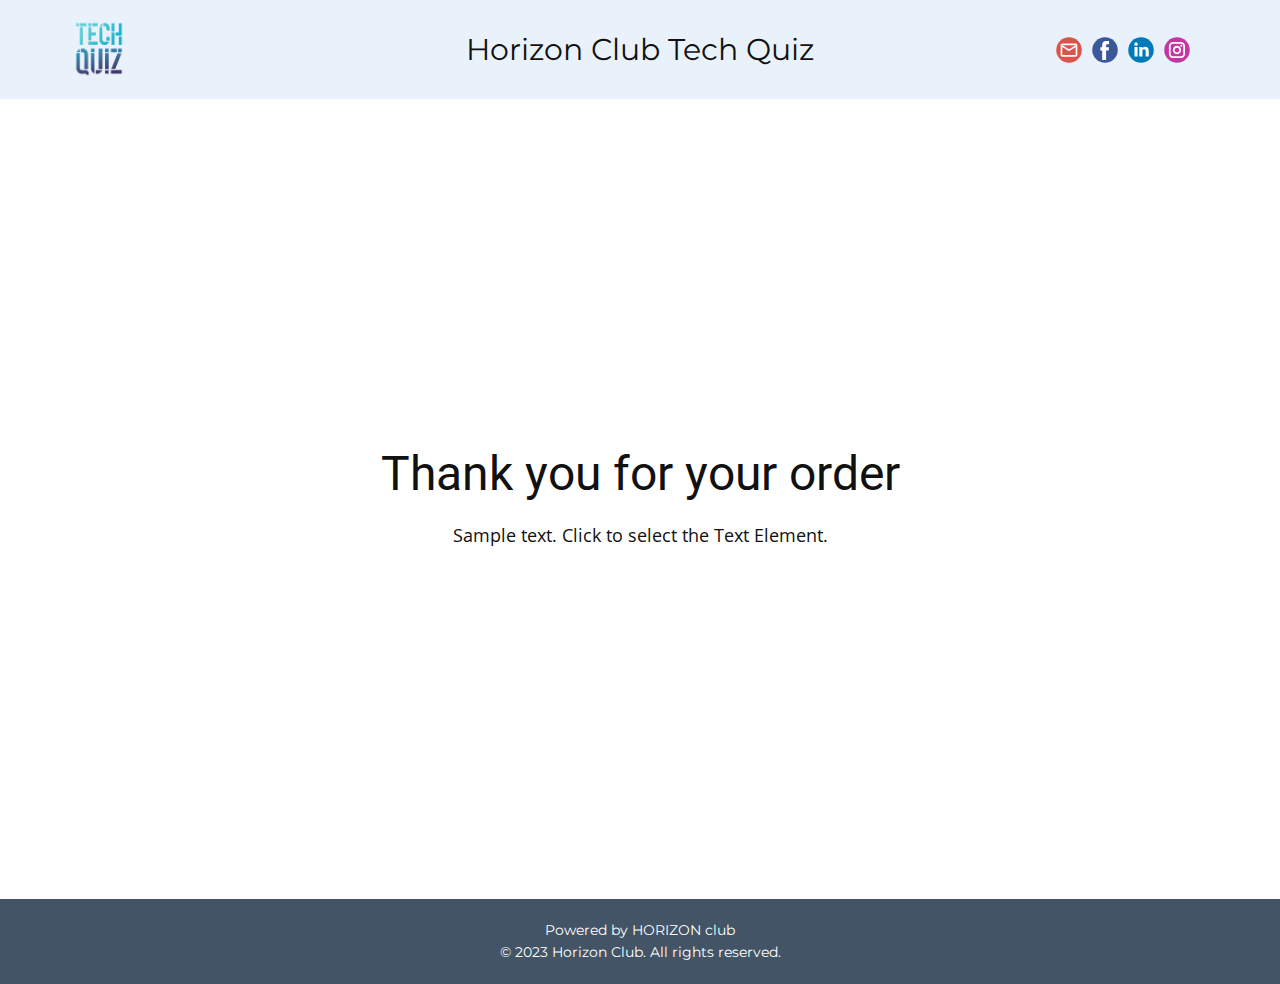
<file: thank-you-page.html>
<!DOCTYPE html>
<html style="font-size: 16px;" lang="en-DZ"><head>
    <meta name="viewport" content="width=device-width, initial-scale=1.0">
    <meta charset="utf-8">
    <meta name="keywords" content="Thank you for your order">
    <meta name="description" content="Join HORIZON Club's exciting Tech Quiz - the ultimate online event to test your technology knowledge! Challenge yourself with intriguing tech trivia questions and compete with fellow tech enthusiasts. Our virtual Tech Quiz offers a fun and educational experience for tech lovers of all levels. Get ready to showcase your IT prowess and win exciting prizes. Don't miss out on this opportunity to geek out and learn with us!">
    <title>Thank You Page Template</title>
    <link rel="stylesheet" href="nicepage.css" media="screen">
<link rel="stylesheet" href="Thank-You-Page-Template.css" media="screen">
    <script class="u-script" type="text/javascript" src="jquery.js" defer=""></script>
    <script class="u-script" type="text/javascript" src="nicepage.js" defer=""></script>
    <meta name="generator" content="Nicepage 5.16.3, nicepage.com">
    <link rel="icon" href="images/favicon1.png">
    <link id="u-theme-google-font" rel="stylesheet" href="https://fonts.googleapis.com/css?family=Roboto:100,100i,300,300i,400,400i,500,500i,700,700i,900,900i|Open+Sans:300,300i,400,400i,500,500i,600,600i,700,700i,800,800i">
    <link id="u-page-google-font" rel="stylesheet" href="https://fonts.googleapis.com/css?family=Montserrat:100,100i,200,200i,300,300i,400,400i,500,500i,600,600i,700,700i,800,800i,900,900i">
    
    
    
    <script type="application/ld+json">{
		"@context": "http://schema.org",
		"@type": "Organization",
		"name": "HORIZON Tech Quiz",
		"logo": "images/favicon1.png?rand=9c59",
		"sameAs": [
				"mailto:horizonclub31@gmail.com",
				"https://www.facebook.com/HorizonClub.page/",
				"https://www.linkedin.com/company/horizon-club-ensttic/",
				"https://www.instagram.com/horizon___club/"
		]
}</script>
    <meta name="theme-color" content="#478ac9">
    <meta property="og:title" content="Thank You Page Template">
    <meta property="og:description" content="Join HORIZON Club's exciting Tech Quiz - the ultimate online event to test your technology knowledge! Challenge yourself with intriguing tech trivia questions and compete with fellow tech enthusiasts. Our virtual Tech Quiz offers a fun and educational experience for tech lovers of all levels. Get ready to showcase your IT prowess and win exciting prizes. Don't miss out on this opportunity to geek out and learn with us!">
    <meta property="og:type" content="website">
  <meta data-intl-tel-input-cdn-path="intlTelInput/"></head>
  <body class="u-body u-xl-mode" data-lang="en"><header class="u-align-center-sm u-align-center-xs u-clearfix u-header u-palette-1-light-3 u-sticky u-sticky-0327 u-header" id="sec-7835"><div class="u-clearfix u-sheet u-sheet-1">
        <a href="HORIZON-Tech-Quiz.html" class="u-hover-feature u-image u-logo u-image-1" data-image-width="1000" data-image-height="1000" title="HORIZON Tech Quiz">
          <img src="images/favicon1.png?rand=9c59" class="u-logo-image u-logo-image-1">
        </a>
        <p class="u-custom-font u-font-montserrat u-text u-text-default u-text-1">Horizon Club Tech Quiz</p>
        <div class="u-hover-feature u-social-icons u-spacing-10 u-social-icons-1">
          <a class="u-social-url" target="_blank" data-type="Email" title="Email" href="mailto:horizonclub31@gmail.com"><span class="u-icon u-social-email u-social-icon u-icon-1"><svg class="u-svg-link" preserveAspectRatio="xMidYMin slice" viewBox="0 0 112 112" style=""><use xmlns:xlink="http://www.w3.org/1999/xlink" xlink:href="#svg-3a58"></use></svg><svg class="u-svg-content" viewBox="0 0 112 112" x="0" y="0" id="svg-3a58"><circle fill="currentColor" cx="56.1" cy="56.1" r="55"></circle><path id="path3864" fill="#FFFFFF" d="M27.2,28h57.6c4,0,7.2,3.2,7.2,7.2l0,0v42.7c0,3.9-3.2,7.2-7.2,7.2l0,0H27.2
	c-4,0-7.2-3.2-7.2-7.2V35.2C20,31.1,23.2,28,27.2,28 M56,52.9l28.8-17.8H27.2L56,52.9 M27.2,77.7h57.6V43.5L56,61.3L27.2,43.5V77.7z
	"></path></svg></span>
          </a>
          <a class="u-social-url" target="_blank" data-type="Facebook" title="Facebook" href="https://www.facebook.com/HorizonClub.page/"><span class="u-icon u-social-facebook u-social-icon u-icon-2"><svg class="u-svg-link" preserveAspectRatio="xMidYMin slice" viewBox="0 0 112 112" style=""><use xmlns:xlink="http://www.w3.org/1999/xlink" xlink:href="#svg-f1bc"></use></svg><svg class="u-svg-content" viewBox="0 0 112 112" x="0" y="0" id="svg-f1bc"><circle fill="currentColor" cx="56.1" cy="56.1" r="55"></circle><path fill="#FFFFFF" d="M73.5,31.6h-9.1c-1.4,0-3.6,0.8-3.6,3.9v8.5h12.6L72,58.3H60.8v40.8H43.9V58.3h-8V43.9h8v-9.2
      c0-6.7,3.1-17,17-17h12.5v13.9H73.5z"></path></svg></span>
          </a>
          <a class="u-social-url" target="_blank" data-type="LinkedIn" title="LinkedIn" href="https://www.linkedin.com/company/horizon-club-ensttic/"><span class="u-icon u-social-icon u-social-linkedin u-icon-3"><svg class="u-svg-link" preserveAspectRatio="xMidYMin slice" viewBox="0 0 112 112" style=""><use xmlns:xlink="http://www.w3.org/1999/xlink" xlink:href="#svg-5429"></use></svg><svg class="u-svg-content" viewBox="0 0 112 112" x="0" y="0" id="svg-5429"><circle fill="currentColor" cx="56.1" cy="56.1" r="55"></circle><path fill="#FFFFFF" d="M41.3,83.7H27.9V43.4h13.4V83.7z M34.6,37.9L34.6,37.9c-4.6,0-7.5-3.1-7.5-7c0-4,3-7,7.6-7s7.4,3,7.5,7
      C42.2,34.8,39.2,37.9,34.6,37.9z M89.6,83.7H76.2V62.2c0-5.4-1.9-9.1-6.8-9.1c-3.7,0-5.9,2.5-6.9,4.9c-0.4,0.9-0.4,2.1-0.4,3.3v22.5
      H48.7c0,0,0.2-36.5,0-40.3h13.4v5.7c1.8-2.7,5-6.7,12.1-6.7c8.8,0,15.4,5.8,15.4,18.1V83.7z"></path></svg></span>
          </a>
          <a class="u-social-url" target="_blank" data-type="Instagram" title="Instagram" href="https://www.instagram.com/horizon___club/"><span class="u-icon u-social-icon u-social-instagram u-icon-4"><svg class="u-svg-link" preserveAspectRatio="xMidYMin slice" viewBox="0 0 112 112" style=""><use xmlns:xlink="http://www.w3.org/1999/xlink" xlink:href="#svg-f501"></use></svg><svg class="u-svg-content" viewBox="0 0 112 112" x="0" y="0" id="svg-f501"><circle fill="currentColor" cx="56.1" cy="56.1" r="55"></circle><path fill="#FFFFFF" d="M55.9,38.2c-9.9,0-17.9,8-17.9,17.9C38,66,46,74,55.9,74c9.9,0,17.9-8,17.9-17.9C73.8,46.2,65.8,38.2,55.9,38.2
      z M55.9,66.4c-5.7,0-10.3-4.6-10.3-10.3c-0.1-5.7,4.6-10.3,10.3-10.3c5.7,0,10.3,4.6,10.3,10.3C66.2,61.8,61.6,66.4,55.9,66.4z"></path><path fill="#FFFFFF" d="M74.3,33.5c-2.3,0-4.2,1.9-4.2,4.2s1.9,4.2,4.2,4.2s4.2-1.9,4.2-4.2S76.6,33.5,74.3,33.5z"></path><path fill="#FFFFFF" d="M73.1,21.3H38.6c-9.7,0-17.5,7.9-17.5,17.5v34.5c0,9.7,7.9,17.6,17.5,17.6h34.5c9.7,0,17.5-7.9,17.5-17.5V38.8
      C90.6,29.1,82.7,21.3,73.1,21.3z M83,73.3c0,5.5-4.5,9.9-9.9,9.9H38.6c-5.5,0-9.9-4.5-9.9-9.9V38.8c0-5.5,4.5-9.9,9.9-9.9h34.5
      c5.5,0,9.9,4.5,9.9,9.9V73.3z"></path></svg></span>
          </a>
        </div>
      </div></header>
    <section class="u-align-center u-clearfix u-container-align-center u-section-1" id="sec-d2c6">
      <div class="u-clearfix u-sheet u-valign-middle u-sheet-1">
        <h2 class="u-align-center u-text u-text-default u-text-1"> Thank you for your order</h2>
        <p class="u-align-center u-text u-text-default u-text-2">Sample text. Click to select the Text Element.</p>
      </div>
    </section>
    
    
    
    <footer class="u-align-center u-clearfix u-footer u-palette-1-dark-2 u-footer" id="sec-8a27"><div class="u-clearfix u-sheet u-sheet-1">
        <p class="u-custom-font u-font-montserrat u-small-text u-text u-text-variant u-text-1">Powered by HORIZON club<br>© 2023 Horizon Club. All rights reserved.<br>
        </p>
      </div></footer>
  
</body></html>
</file>
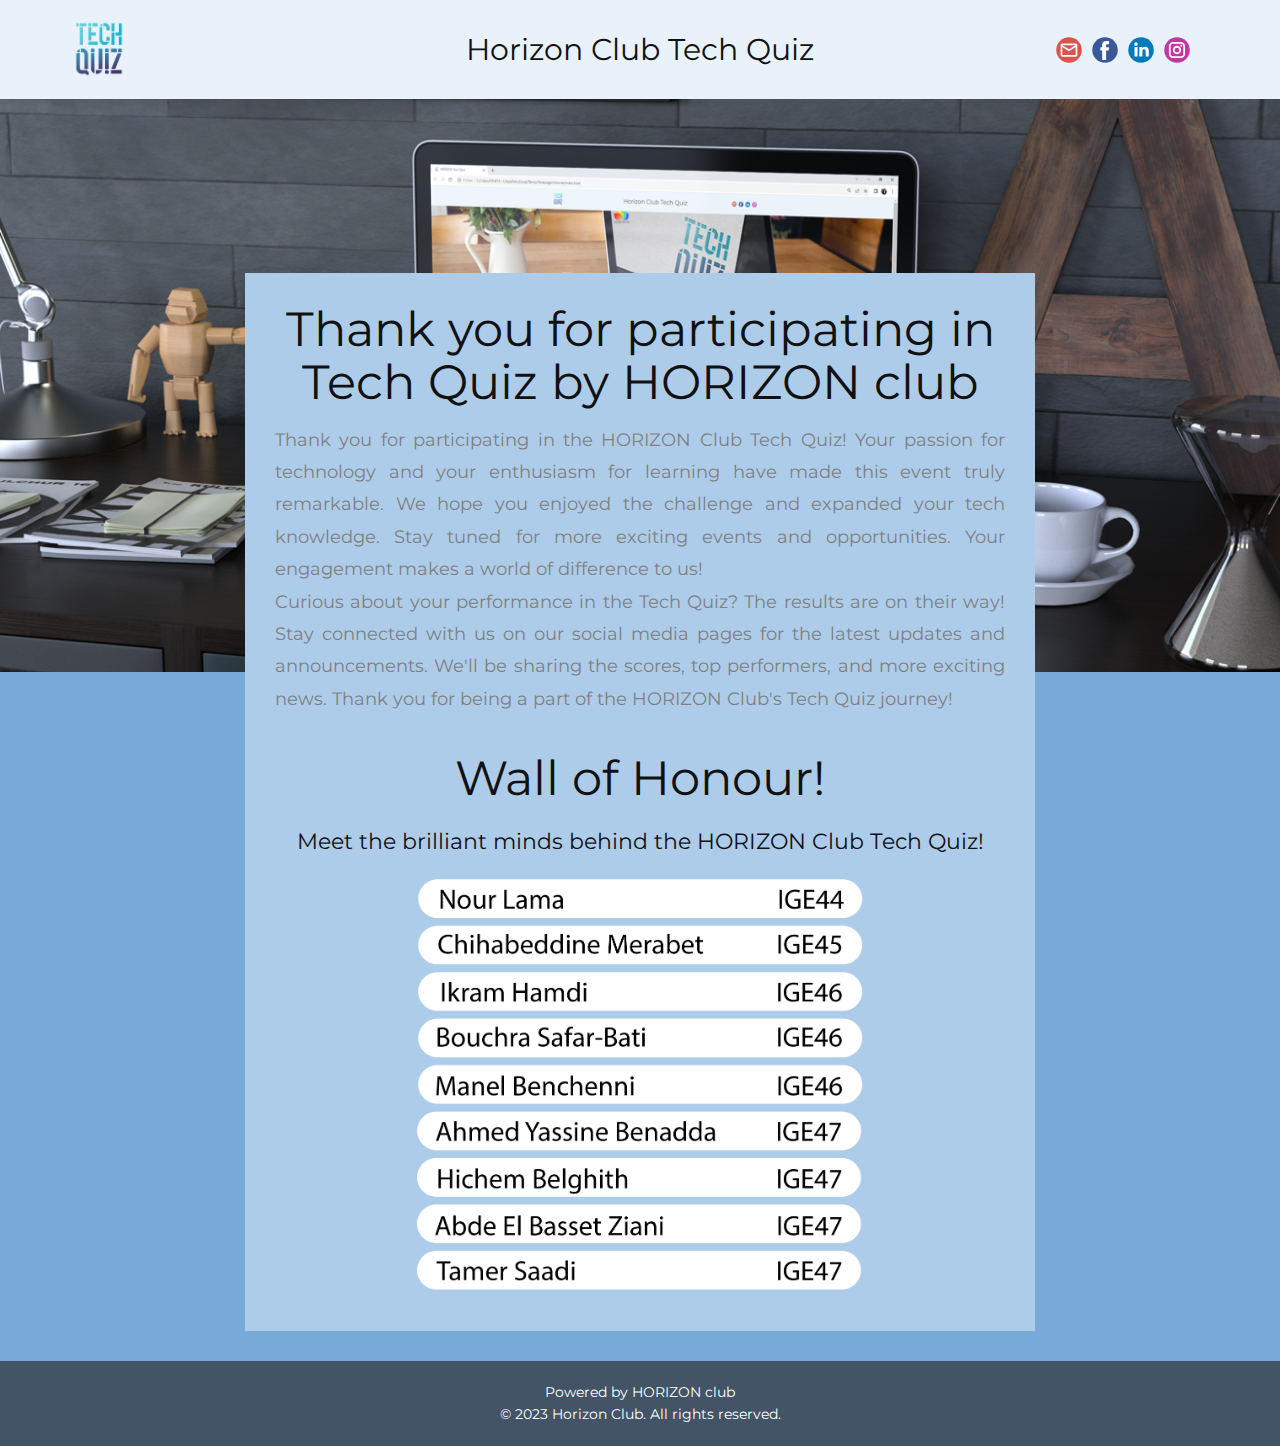
<file: Thank-you.html>
<!DOCTYPE html>
<html style="font-size: 16px;" lang="en-DZ"><head>
    <meta name="viewport" content="width=device-width, initial-scale=1.0">
    <meta charset="utf-8">
    <meta name="keywords" content="Tech Quiz
Online Tech Quiz
Technology Quiz
Virtual Tech Quiz
Tech Trivia Event
HORIZON Club Tech Quiz
Tech Quiz Competition
Tech Knowledge Quiz
Tech Challenge
Tech Enthusiast Quiz
IT Quiz
Computer Science Trivia
Digital Quiz Event
Online Technology Trivia
HORIZON Tech Quiz Contest
IT Knowledge Challenge
Virtual Technology Quiz
Web-based Tech Quiz
Tech Brain Teasers
Tech Quiz for Beginners">
    <meta name="description" content="Join HORIZON Club's exciting Tech Quiz - the ultimate online event to test your technology knowledge! Challenge yourself with intriguing tech trivia questions and compete with fellow tech enthusiasts. Our virtual Tech Quiz offers a fun and educational experience for tech lovers of all levels. Get ready to showcase your IT prowess and win exciting prizes. Don't miss out on this opportunity to geek out and learn with us!">
    <title>Thank you</title>
    <link rel="stylesheet" href="nicepage.css" media="screen">
<link rel="stylesheet" href="Thank-you.css" media="screen">
    <script class="u-script" type="text/javascript" src="jquery.js" defer=""></script>
    <script class="u-script" type="text/javascript" src="nicepage.js" defer=""></script>
    <meta name="generator" content="Nicepage 5.16.3, nicepage.com">
    <link rel="icon" href="images/favicon1.png">
    <link id="u-theme-google-font" rel="stylesheet" href="https://fonts.googleapis.com/css?family=Roboto:100,100i,300,300i,400,400i,500,500i,700,700i,900,900i|Open+Sans:300,300i,400,400i,500,500i,600,600i,700,700i,800,800i">
    <link id="u-page-google-font" rel="stylesheet" href="https://fonts.googleapis.com/css?family=Montserrat:100,100i,200,200i,300,300i,400,400i,500,500i,600,600i,700,700i,800,800i,900,900i">
    
    
    
    <script type="application/ld+json">{
		"@context": "http://schema.org",
		"@type": "Organization",
		"name": "HORIZON Tech Quiz",
		"logo": "images/favicon1.png?rand=9c59",
		"sameAs": [
				"mailto:horizonclub31@gmail.com",
				"https://www.facebook.com/HorizonClub.page/",
				"https://www.linkedin.com/company/horizon-club-ensttic/",
				"https://www.instagram.com/horizon___club/"
		]
}</script>
    <meta name="theme-color" content="#478ac9">
    <meta property="og:title" content="Thank you">
    <meta property="og:description" content="Join HORIZON Club's exciting Tech Quiz - the ultimate online event to test your technology knowledge! Challenge yourself with intriguing tech trivia questions and compete with fellow tech enthusiasts. Our virtual Tech Quiz offers a fun and educational experience for tech lovers of all levels. Get ready to showcase your IT prowess and win exciting prizes. Don't miss out on this opportunity to geek out and learn with us!">
    <meta property="og:type" content="website">
  <meta data-intl-tel-input-cdn-path="intlTelInput/"></head>
  <body class="u-body u-xl-mode" data-lang="en"><header class="u-align-center-sm u-align-center-xs u-clearfix u-header u-palette-1-light-3 u-sticky u-sticky-0327 u-header" id="sec-7835"><div class="u-clearfix u-sheet u-sheet-1">
        <a href="HORIZON-Tech-Quiz.html" class="u-hover-feature u-image u-logo u-image-1" data-image-width="1000" data-image-height="1000" title="HORIZON Tech Quiz">
          <img src="images/favicon1.png?rand=9c59" class="u-logo-image u-logo-image-1">
        </a>
        <p class="u-custom-font u-font-montserrat u-text u-text-default u-text-1">Horizon Club Tech Quiz</p>
        <div class="u-hover-feature u-social-icons u-spacing-10 u-social-icons-1">
          <a class="u-social-url" target="_blank" data-type="Email" title="Email" href="mailto:horizonclub31@gmail.com"><span class="u-icon u-social-email u-social-icon u-icon-1"><svg class="u-svg-link" preserveAspectRatio="xMidYMin slice" viewBox="0 0 112 112" style=""><use xmlns:xlink="http://www.w3.org/1999/xlink" xlink:href="#svg-3a58"></use></svg><svg class="u-svg-content" viewBox="0 0 112 112" x="0" y="0" id="svg-3a58"><circle fill="currentColor" cx="56.1" cy="56.1" r="55"></circle><path id="path3864" fill="#FFFFFF" d="M27.2,28h57.6c4,0,7.2,3.2,7.2,7.2l0,0v42.7c0,3.9-3.2,7.2-7.2,7.2l0,0H27.2
	c-4,0-7.2-3.2-7.2-7.2V35.2C20,31.1,23.2,28,27.2,28 M56,52.9l28.8-17.8H27.2L56,52.9 M27.2,77.7h57.6V43.5L56,61.3L27.2,43.5V77.7z
	"></path></svg></span>
          </a>
          <a class="u-social-url" target="_blank" data-type="Facebook" title="Facebook" href="https://www.facebook.com/HorizonClub.page/"><span class="u-icon u-social-facebook u-social-icon u-icon-2"><svg class="u-svg-link" preserveAspectRatio="xMidYMin slice" viewBox="0 0 112 112" style=""><use xmlns:xlink="http://www.w3.org/1999/xlink" xlink:href="#svg-f1bc"></use></svg><svg class="u-svg-content" viewBox="0 0 112 112" x="0" y="0" id="svg-f1bc"><circle fill="currentColor" cx="56.1" cy="56.1" r="55"></circle><path fill="#FFFFFF" d="M73.5,31.6h-9.1c-1.4,0-3.6,0.8-3.6,3.9v8.5h12.6L72,58.3H60.8v40.8H43.9V58.3h-8V43.9h8v-9.2
      c0-6.7,3.1-17,17-17h12.5v13.9H73.5z"></path></svg></span>
          </a>
          <a class="u-social-url" target="_blank" data-type="LinkedIn" title="LinkedIn" href="https://www.linkedin.com/company/horizon-club-ensttic/"><span class="u-icon u-social-icon u-social-linkedin u-icon-3"><svg class="u-svg-link" preserveAspectRatio="xMidYMin slice" viewBox="0 0 112 112" style=""><use xmlns:xlink="http://www.w3.org/1999/xlink" xlink:href="#svg-5429"></use></svg><svg class="u-svg-content" viewBox="0 0 112 112" x="0" y="0" id="svg-5429"><circle fill="currentColor" cx="56.1" cy="56.1" r="55"></circle><path fill="#FFFFFF" d="M41.3,83.7H27.9V43.4h13.4V83.7z M34.6,37.9L34.6,37.9c-4.6,0-7.5-3.1-7.5-7c0-4,3-7,7.6-7s7.4,3,7.5,7
      C42.2,34.8,39.2,37.9,34.6,37.9z M89.6,83.7H76.2V62.2c0-5.4-1.9-9.1-6.8-9.1c-3.7,0-5.9,2.5-6.9,4.9c-0.4,0.9-0.4,2.1-0.4,3.3v22.5
      H48.7c0,0,0.2-36.5,0-40.3h13.4v5.7c1.8-2.7,5-6.7,12.1-6.7c8.8,0,15.4,5.8,15.4,18.1V83.7z"></path></svg></span>
          </a>
          <a class="u-social-url" target="_blank" data-type="Instagram" title="Instagram" href="https://www.instagram.com/horizon___club/"><span class="u-icon u-social-icon u-social-instagram u-icon-4"><svg class="u-svg-link" preserveAspectRatio="xMidYMin slice" viewBox="0 0 112 112" style=""><use xmlns:xlink="http://www.w3.org/1999/xlink" xlink:href="#svg-f501"></use></svg><svg class="u-svg-content" viewBox="0 0 112 112" x="0" y="0" id="svg-f501"><circle fill="currentColor" cx="56.1" cy="56.1" r="55"></circle><path fill="#FFFFFF" d="M55.9,38.2c-9.9,0-17.9,8-17.9,17.9C38,66,46,74,55.9,74c9.9,0,17.9-8,17.9-17.9C73.8,46.2,65.8,38.2,55.9,38.2
      z M55.9,66.4c-5.7,0-10.3-4.6-10.3-10.3c-0.1-5.7,4.6-10.3,10.3-10.3c5.7,0,10.3,4.6,10.3,10.3C66.2,61.8,61.6,66.4,55.9,66.4z"></path><path fill="#FFFFFF" d="M74.3,33.5c-2.3,0-4.2,1.9-4.2,4.2s1.9,4.2,4.2,4.2s4.2-1.9,4.2-4.2S76.6,33.5,74.3,33.5z"></path><path fill="#FFFFFF" d="M73.1,21.3H38.6c-9.7,0-17.5,7.9-17.5,17.5v34.5c0,9.7,7.9,17.6,17.5,17.6h34.5c9.7,0,17.5-7.9,17.5-17.5V38.8
      C90.6,29.1,82.7,21.3,73.1,21.3z M83,73.3c0,5.5-4.5,9.9-9.9,9.9H38.6c-5.5,0-9.9-4.5-9.9-9.9V38.8c0-5.5,4.5-9.9,9.9-9.9h34.5
      c5.5,0,9.9,4.5,9.9,9.9V73.3z"></path></svg></span>
          </a>
        </div>
      </div></header>
    <section class="u-align-center-lg u-align-center-md u-align-center-xl u-align-left-sm u-align-left-xs u-clearfix u-container-align-center u-palette-1-light-1 u-section-1" id="carousel_0371">
      <img class="u-expanded-width u-image u-image-1" src="images/capture01.PNG" data-image-width="1316" data-image-height="987">
      <div class="u-container-style u-group u-palette-1-light-2 u-shape-rectangle u-group-1">
        <div class="u-container-layout u-container-layout-1">
          <h2 class="u-align-center u-custom-font u-font-montserrat u-text u-text-1">Thank you for participating in Tech Quiz by HORIZON club </h2>
          <p class="u-align-justify u-custom-font u-font-montserrat u-text u-text-grey-50 u-text-2">
            <span style="font-weight: 700;"></span>Thank you for participating in the HORIZON Club Tech Quiz! Your passion for technology and your enthusiasm for learning have made this event truly remarkable. We hope you enjoyed the challenge and expanded your tech knowledge. Stay tuned for more exciting events and opportunities. Your engagement makes a world of difference to us!<br>Curious about your performance in the Tech Quiz? The results are on their way! Stay connected with us on our social media pages for the latest updates and announcements. We'll be sharing the scores, top performers, and more exciting news. Thank you for being a part of the HORIZON Club's Tech Quiz journey!<br>
          </p>
          <h2 class="u-align-center u-custom-font u-font-montserrat u-text u-text-3">Wall of Honour!</h2>
          <p class="u-align-center u-custom-font u-font-montserrat u-large-text u-spacing-12 u-text u-text-variant u-text-4"> Meet the brilliant minds behind the HORIZON Club Tech Quiz!</p>
          <img class="u-align-center u-image u-image-contain u-image-default u-image-2" src="images/8787395.png" alt="" data-image-width="2366" data-image-height="2081">
        </div>
      </div>
    </section>
    
    
    
    <footer class="u-align-center u-clearfix u-footer u-palette-1-dark-2 u-footer" id="sec-8a27"><div class="u-clearfix u-sheet u-sheet-1">
        <p class="u-custom-font u-font-montserrat u-small-text u-text u-text-variant u-text-1">Powered by HORIZON club<br>© 2023 Horizon Club. All rights reserved.<br>
        </p>
      </div></footer>
  
</body></html>
</file>
